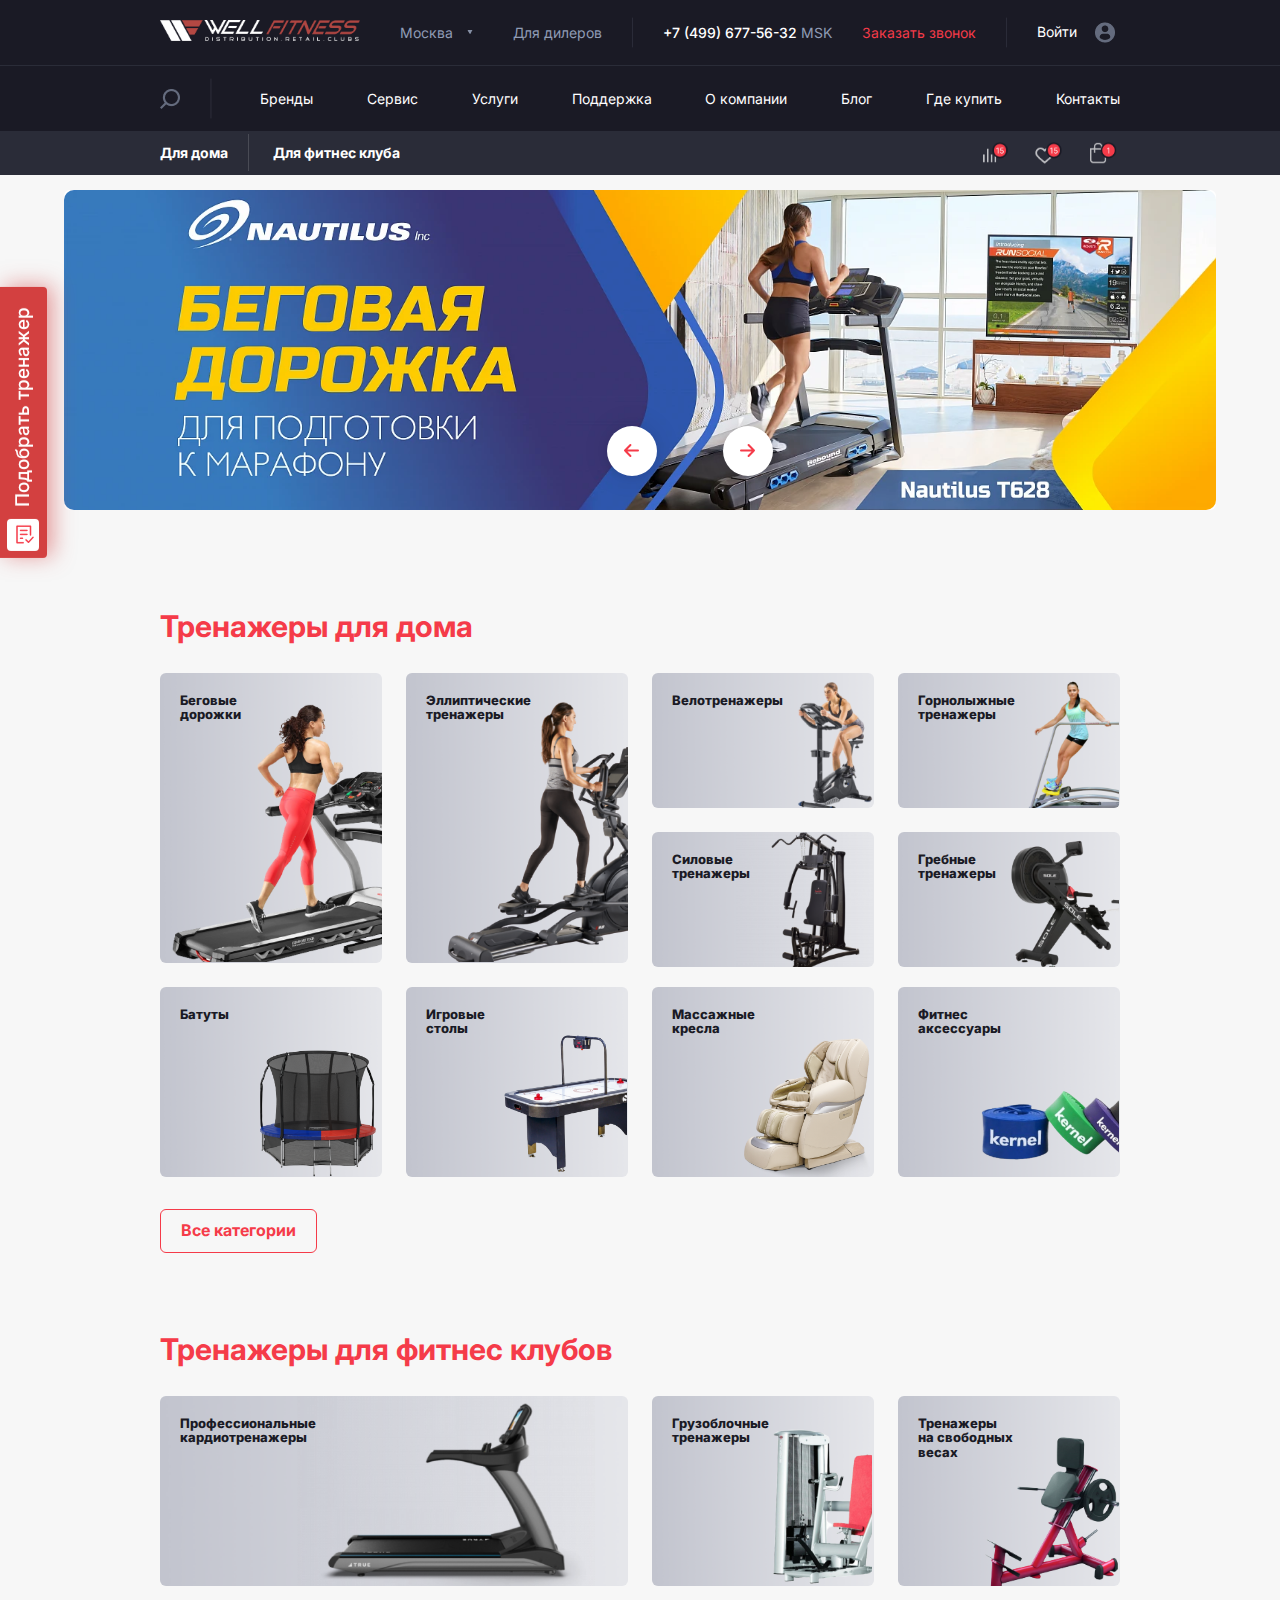
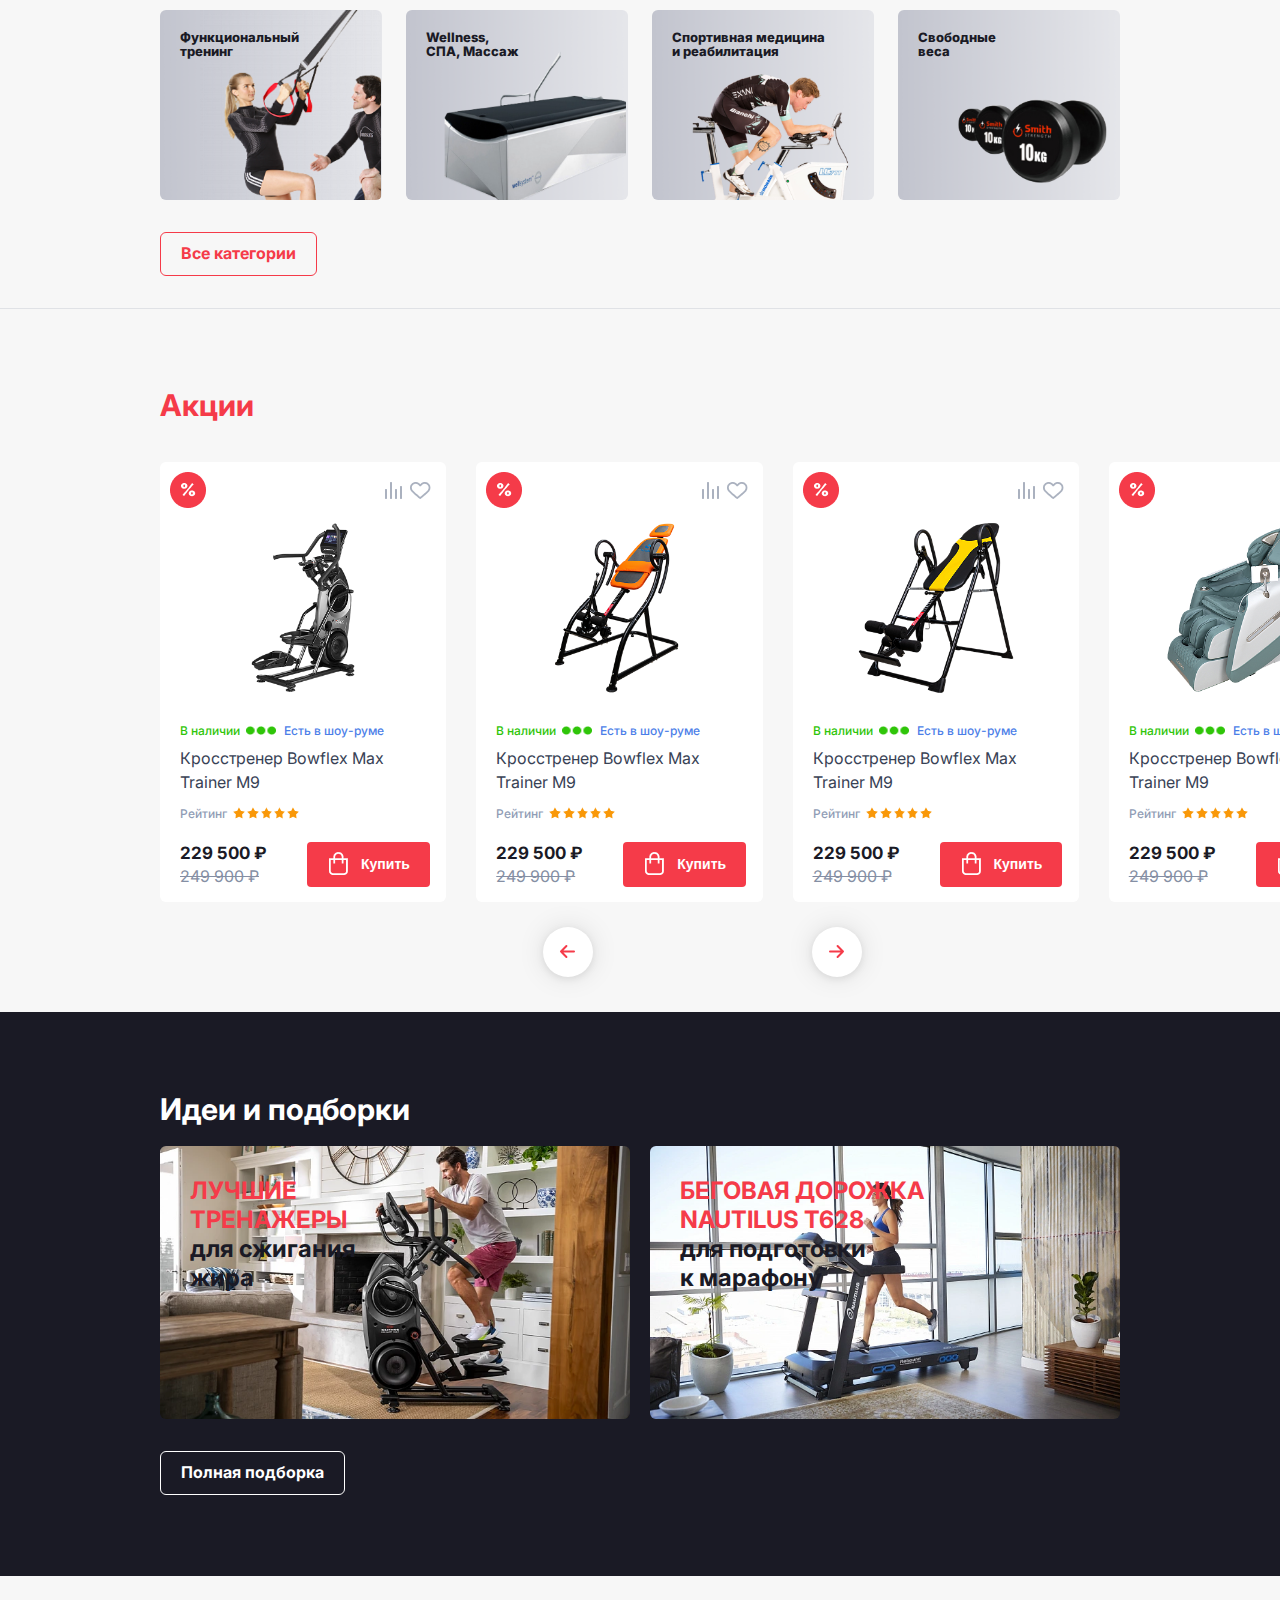
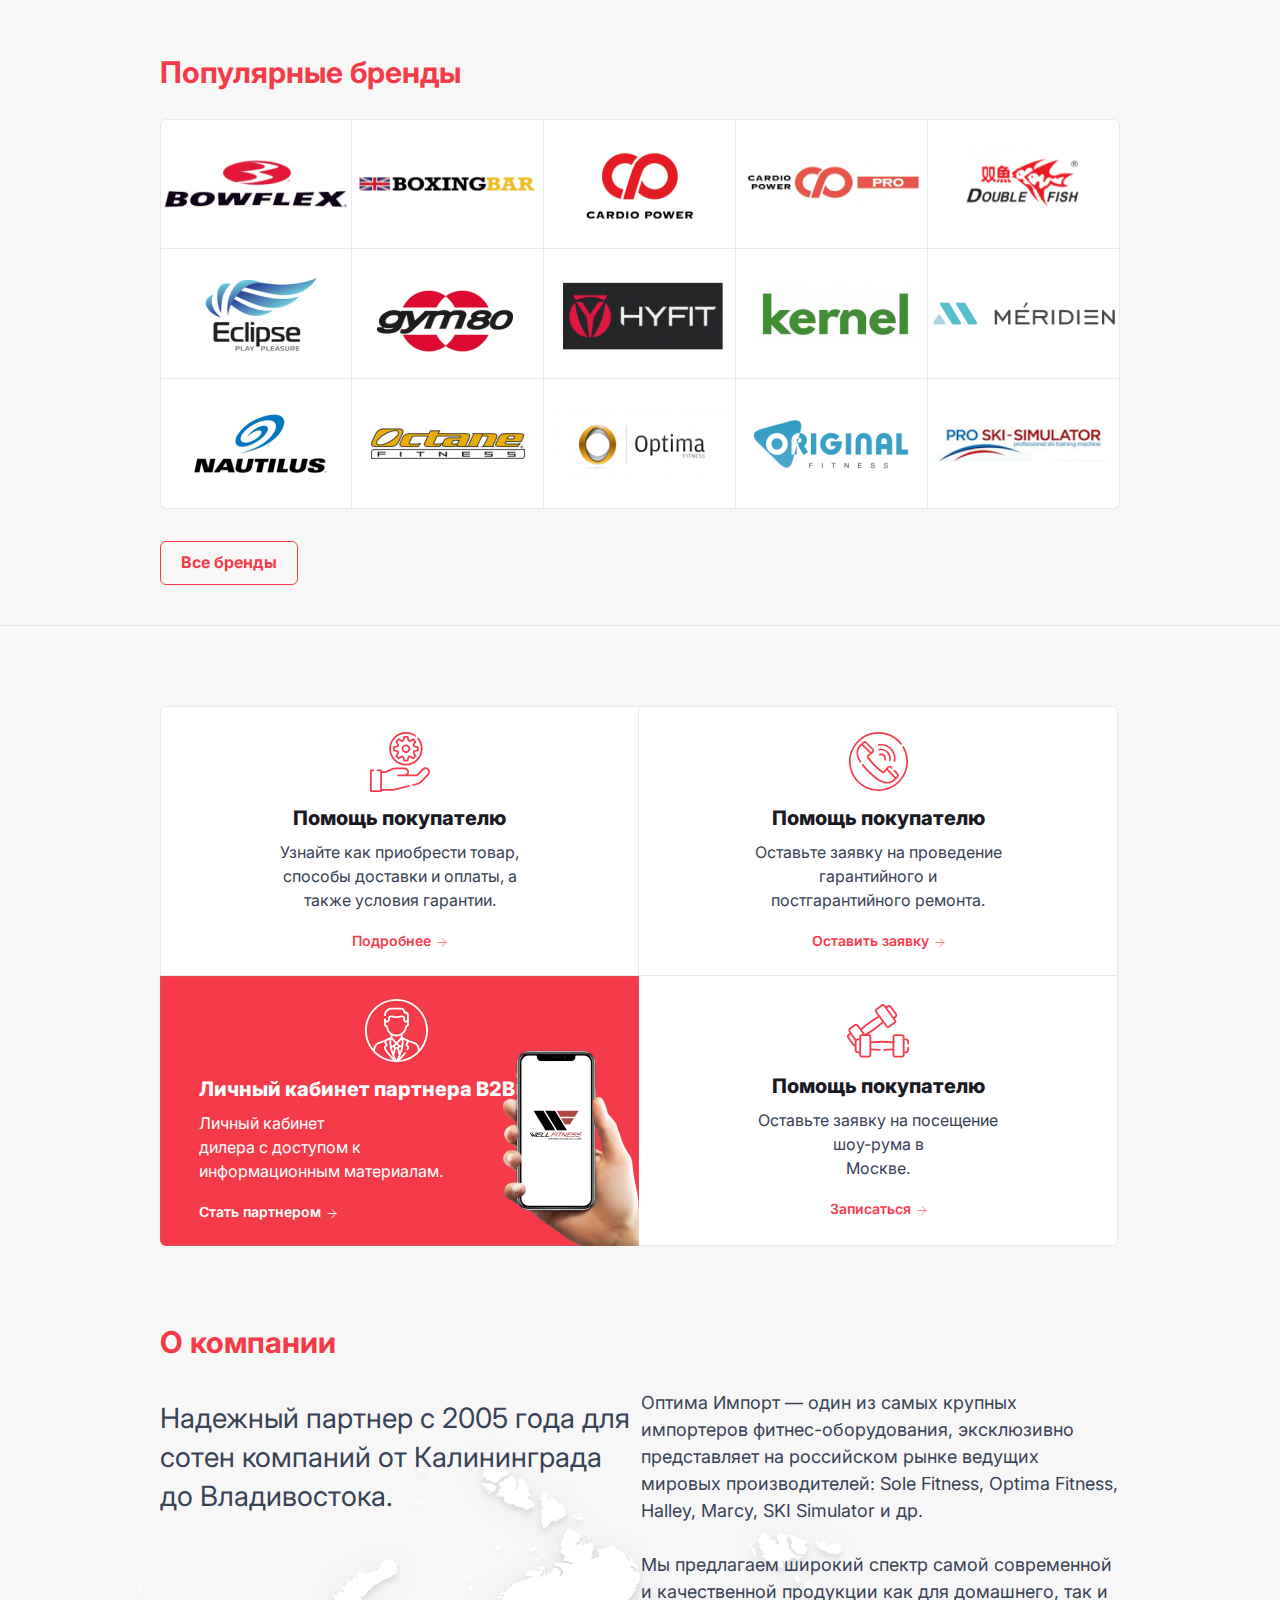
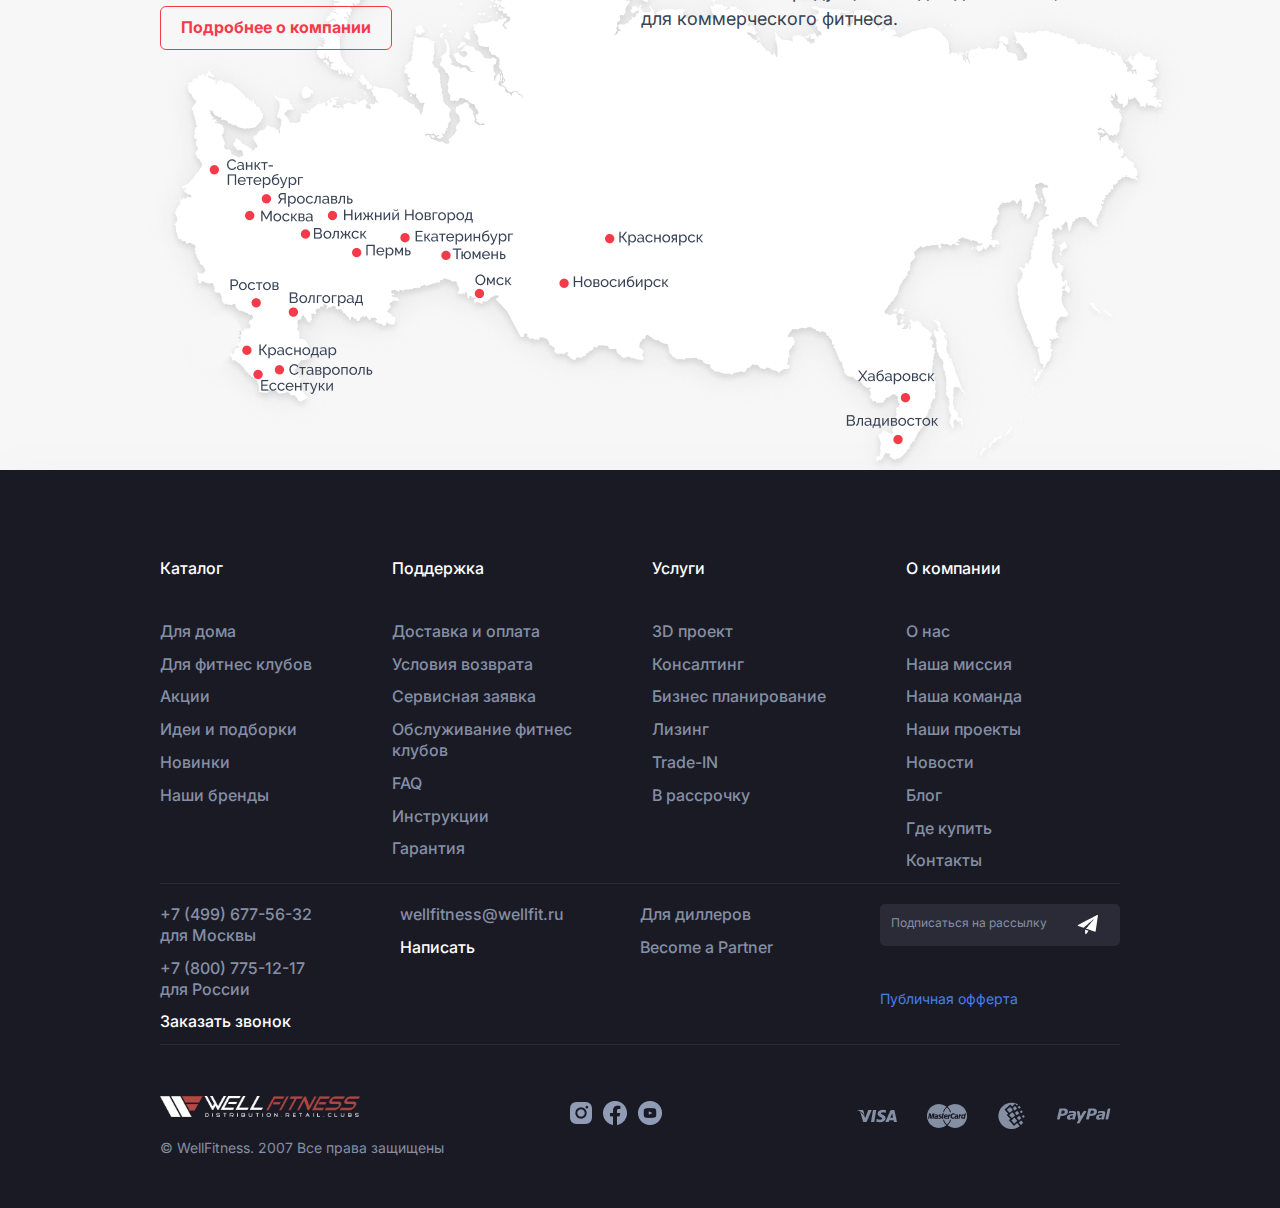
<file: index.html>
<!DOCTYPE html>
<html lang="en">
  <head>
    <meta charset="UTF-8" />
    <meta name="viewport" content="width=, initial-scale=1.0" />
    <title>WellFitness(Project)</title>
    <link rel="preconnect" href="https://fonts.googleapis.com" />
    <link rel="preconnect" href="https://fonts.gstatic.com" crossorigin />
    <link
      href="https://fonts.googleapis.com/css2?family=Inter:wght@400;500;600;700;800;900&display=swap"
      rel="stylesheet"
    />
    <link rel="stylesheet" href="owl/owl.carousel.min.css" />
    <link rel="stylesheet" href="owl/owl.theme.default.min.css" />
    <link rel="stylesheet" href="css/style.css" />
  </head>
  <body>
    <header>
      <div class="header1">
        <div class="container">
          <div class="header1-content">
            <a href="index.html"
              ><img class="main_logo" src="img/logo.png" alt="logotype"
            /></a>
            <div class="MenuLevel1">
              <div>
                <a href="#"
                  >Москва
                  <img class="moskva_img" src="img/Polygon 1.png" alt="strelka"
                /></a>
                <div class="MenuLevel2">
                  <div><a href="#">Санкт-Петербург</a></div>
                  <div><a href="#">Краснодар</a></div>
                  <div><a href="#">Казань</a></div>
                  <div><a href="#">Нижний Новгород</a></div>
                  <div><a href="#">Екатеринбург</a></div>
                  <div><a href="#">Челябинск</a></div>
                </div>
              </div>
            </div>
            <a href="#" class="for_dillers">Для дилеров</a>
            <a href="#" class="header_BTN1">Become a Partner</a>
            <img src="img/line.png" alt="line" class="header_line h_line1" />
            <a class="header_phone" href="+74996775632"
              >+7 (499) 677-56-32<span>MSK</span></a
            >
            <a href="#" class="header_call">Заказать звонок</a>
            <div class="burger">
              <a href="#" id="open"><img src="img/burger.png" alt="" /></a>
              <a href="#" id="close"><img src="img/burger 2.png" alt="" /></a>
            </div>
            <ul id="menu">
              <li><a href="">Бренды</a></li>
              <li><a href="">Сервис</a></li>
              <li><a href="Project.html">Услуги</a></li>
              <li><a href="">Поддержка</a></li>
              <li><a href="AboutUs.html">О компании</a></li>
              <li><a href="">Блог</a></li>
              <li><a href="">Где купить</a></li>
              <li><a href="">Контакты</a></li>
              <li>
                <a class="header_phone1" href="+74996775632"
                  >+7 (499) 677-56-32<span>MSK</span></a
                >
              </li>
              <li><a href="#" class="header_call1">Заказать звонок</a></li>
            </ul>
            <img src="img/line.png" alt="line" class="header_line" />

            <a href="#" class="login_href"
              >Войти <img class="voyti_img" src="img/Vhod.png" alt="Voyti" />
            </a>
          </div>
        </div>
      </div>
      <div class="header2">
        <div class="container">
          <div class="header2-content">
            <a href="#" class="header_BTN2">
              <img src="img/menu.png" alt="menu" class="btn2_img" />
              Каталог</a
            >
            <img src="img/Serch.png" alt="serch" class="header_serch" />
            <img src="img/line-big.png" alt="line" class="header_line-big" />
            <ul class="header_nav">
              <li><a href="">Бренды</a></li>
              <li><a href="">Сервис</a></li>
              <li><a href="Project.html">Услуги</a></li>
              <li><a href="">Поддержка</a></li>
              <li><a href="AboutUs.html">О компании</a></li>
              <li><a href="">Блог</a></li>
              <li><a href="">Где купить</a></li>
              <li><a href="">Контакты</a></li>
            </ul>
            <img src="img/serd1.png" class="serd1" />
          </div>
        </div>
      </div>
      <div class="header3">
        <div class="container">
          <div class="header3_content">
            <div>
              <a href="#">Для дома</a>
              <a href="#">Для фитнес клуба</a>
            </div>
            <div>
              <img src="img/serd1.png" class="serd2" />
              <img src="img/cart.png" class="cart1" />
            </div>
          </div>
        </div>
      </div>
      <a href="#" class="blik_button">
        <span><img src="img/banner/blic.svg" class="blik_button_svg" /></span>
        <span class="blik_button_text"> Подобрать тренажер</span>
      </a>
    </header>
    <section class="section_banner">
      <div class="owl-carousel" id="car2">
        <div class="item">
          <a href=""><div class="banner banner1"></div></a>
        </div>
        <div class="item"><div class="banner banner2"></div></div>
        <div class="item"><div class="banner banner3"></div></div>
        <div class="item"><div class="banner banner4"></div></div>
      </div>
    </section>
    <section class="catalog">
      <div class="container">
        <h2>Тренажеры для дома</h2>
        <div class="catalog_papa1">
          <a href="Card.html" class="catalog_a1">
            <div class="catalog_items1 catalog_item1">
              <h4>
                Беговые <br />
                дорожки
              </h4>
            </div>
          </a>
          <a href="#" class="catalog_a1">
            <div class="catalog_items1 catalog_item2">
              <h4>
                Эллиптические <br />
                тренажеры
              </h4>
            </div>
          </a>
          <div class="catalog_papa2">
            <a href="#" class="catalog_a1">
              <div class="catalog_items2 catalog_item3">
                <h4>Велотренажеры</h4>
              </div>
            </a>
            <a href="#" class="catalog_a1">
              <div class="catalog_items2 catalog_item4">
                <h4>
                  Горнолыжные<br />
                  тренажеры
                </h4>
              </div>
            </a>
            <a href="#" class="catalog_a1 mgt30">
              <div class="catalog_items2 catalog_item5">
                <h4>
                  Силовые<br />
                  тренажеры
                </h4>
              </div>
            </a>
            <a href="#" class="catalog_a1 mgt30">
              <div class="catalog_items2 catalog_item6">
                <h4>
                  Гребные<br />
                  тренажеры
                </h4>
              </div>
            </a>
          </div>
        </div>
        <div class="catalog_papa3">
          <a href="#" class="catalog_a1">
            <div class="catalog_items3 catalog_item7">
              <h4>Батуты</h4>
            </div>
          </a>
          <a href="#" class="catalog_a1">
            <div class="catalog_items3 catalog_item8">
              <h4>
                Игровые<br />
                столы
              </h4>
            </div>
          </a>
          <a href="#" class="catalog_a1">
            <div class="catalog_items3 catalog_item9">
              <h4>
                Массажные<br />
                кресла
              </h4>
            </div>
          </a>
          <a href="#" class="catalog_a1">
            <div class="catalog_items3 catalog_item10">
              <h4>
                Фитнес
                <br />
                аксессуары
              </h4>
            </div>
          </a>
        </div>
        <a href="#" class="catalog_btn2">Все категории</a>
        <h2 class="h2_32">Тренажеры для фитнес клубов</h2>
        <div class="catalog_papa3">
          <a href="CatalogFor.html" class="catalog_a1 a1_big">
            <div class="catalog_items4 catalog_item11">
              <h4>
                Профессиональные <br />
                кардиотренажеры
              </h4>
            </div>
          </a>
          <a href="#" class="catalog_a1">
            <div class="catalog_items3 catalog_item12">
              <h4>
                Грузоблочные <br />
                тренажеры
              </h4>
            </div>
          </a>
          <a href="#" class="catalog_a1">
            <div class="catalog_items3 catalog_item13">
              <h4>
                Тренажеры <br />
                на свободных <br />
                весах
              </h4>
            </div>
          </a>
          <a href="#" class="catalog_a1 mgt30">
            <div class="catalog_items3 catalog_item14">
              <h4>
                Функциональный <br />
                тренинг
              </h4>
            </div>
          </a>
          <a href="#" class="catalog_a1 mgt30">
            <div class="catalog_items3 catalog_item15">
              <h4>
                Wellness, <br />
                СПА, Массаж
              </h4>
            </div>
          </a>
          <a href="#" class="catalog_a1 mgt30">
            <div class="catalog_items3 catalog_item16">
              <h4>
                Спортивная медицина <br />
                и реабилитация
              </h4>
            </div>
          </a>
          <a href="#" class="catalog_a1 mgt30">
            <div class="catalog_items3 catalog_item17">
              <h4>
                Свободные <br />
                веса
              </h4>
            </div>
          </a>
          <a href="#" class="catalog_btn2 btn2_mt42">Все категории</a>
        </div>
      </div>
    </section>
    <section class="promotion">
      <hr noshade />

      <div class="container">
        <h2>Акции</h2>
        <div class="carousel-cont">
          <div class="owl-carousel car1">
            <div class="promo">
              <div class="promo_icons">
                <img src="img/Promo/percent.png" />
                <img src="img/Promo/ico_like.png" />
              </div>
              <img src="img/Promo/promo1.png" class="promo_img" />
              <div class="promo_discription">
                <span class="promo_nalichie">В наличии</span>
                <img class="promo_krygi" src="img/Promo/3kryg.png" />
                <span class="promo_show">Есть в шоу-руме</span>
              </div>
              <p class="promo_name">
                Кросстренер Bowflex Max <br />
                Trainer M9
              </p>
              <span class="promo_reyting">Рейтинг</span
              ><img src="img/Promo/5star.png" class="promo_stars" />
              <div class="promo_prise">
                <div>
                  <p>229 500 ₽</p>
                  <p>249 900 ₽</p>
                </div>
                <button>
                  <img src="img/Promo/korzina.png" alt="" /> Купить
                </button>
              </div>
            </div>
            <div class="promo">
              <div class="promo_icons">
                <img src="img/Promo/percent.png" />
                <img src="img/Promo/ico_like.png" />
              </div>
              <img src="img/Promo/promo2.png" class="promo_img" />
              <div class="promo_discription">
                <span class="promo_nalichie">В наличии</span>
                <img class="promo_krygi" src="img/Promo/3kryg.png" />
                <span class="promo_show">Есть в шоу-руме</span>
              </div>
              <p class="promo_name">
                Кросстренер Bowflex Max <br />
                Trainer M9
              </p>
              <span class="promo_reyting">Рейтинг</span
              ><img src="img/Promo/5star.png" class="promo_stars" />
              <div class="promo_prise">
                <div>
                  <p>229 500 ₽</p>
                  <p>249 900 ₽</p>
                </div>
                <button>
                  <img src="img/Promo/korzina.png" alt="" /> Купить
                </button>
              </div>
            </div>
            <div class="promo">
              <div class="promo_icons">
                <img src="img/Promo/percent.png" />
                <img src="img/Promo/ico_like.png" />
              </div>
              <img src="img/Promo/promo3.png" class="promo_img" />
              <div class="promo_discription">
                <span class="promo_nalichie">В наличии</span>
                <img class="promo_krygi" src="img/Promo/3kryg.png" />
                <span class="promo_show">Есть в шоу-руме</span>
              </div>
              <p class="promo_name">
                Кросстренер Bowflex Max <br />
                Trainer M9
              </p>
              <span class="promo_reyting">Рейтинг</span
              ><img src="img/Promo/5star.png" class="promo_stars" />
              <div class="promo_prise">
                <div>
                  <p>229 500 ₽</p>
                  <p>249 900 ₽</p>
                </div>
                <button>
                  <img src="img/Promo/korzina.png" alt="" /> Купить
                </button>
              </div>
            </div>
            <div class="promo">
              <div class="promo_icons">
                <img src="img/Promo/percent.png" />
                <img src="img/Promo/ico_like.png" />
              </div>
              <img src="img/Promo/promo4.png" class="promo_img" />
              <div class="promo_discription">
                <span class="promo_nalichie">В наличии</span>
                <img class="promo_krygi" src="img/Promo/3kryg.png" />
                <span class="promo_show">Есть в шоу-руме</span>
              </div>
              <p class="promo_name">
                Кросстренер Bowflex Max <br />
                Trainer M9
              </p>
              <span class="promo_reyting">Рейтинг</span
              ><img src="img/Promo/5star.png" class="promo_stars" />
              <div class="promo_prise">
                <div>
                  <p>229 500 ₽</p>
                  <p>249 900 ₽</p>
                </div>
                <button>
                  <img src="img/Promo/korzina.png" alt="" /> Купить
                </button>
              </div>
            </div>
            <div class="promo">
              <div class="promo_icons">
                <img src="img/Promo/percent.png" />
                <img src="img/Promo/ico_like.png" />
              </div>
              <img src="img/Promo/promo5.png" class="promo_img" />
              <div class="promo_discription">
                <span class="promo_nalichie">В наличии</span>
                <img class="promo_krygi" src="img/Promo/3kryg.png" />
                <span class="promo_show">Есть в шоу-руме</span>
              </div>
              <p class="promo_name">
                Кросстренер Bowflex Max <br />
                Trainer M9
              </p>
              <span class="promo_reyting">Рейтинг</span
              ><img src="img/Promo/5star.png" class="promo_stars" />
              <div class="promo_prise">
                <div>
                  <p>229 500 ₽</p>
                  <p>249 900 ₽</p>
                </div>
                <button>
                  <img src="img/Promo/korzina.png" alt="" /> Купить
                </button>
              </div>
            </div>
            <div class="promo">
              <div class="promo_icons">
                <img src="img/Promo/percent.png" />
                <img src="img/Promo/ico_like.png" />
              </div>
              <img src="img/Promo/promo6.png" class="promo_img" />
              <div class="promo_discription">
                <span class="promo_nalichie">В наличии</span>
                <img class="promo_krygi" src="img/Promo/3kryg.png" />
                <span class="promo_show">Есть в шоу-руме</span>
              </div>
              <p class="promo_name">
                Кросстренер Bowflex Max <br />
                Trainer M9
              </p>
              <span class="promo_reyting">Рейтинг</span
              ><img src="img/Promo/5star.png" class="promo_stars" />
              <div class="promo_prise">
                <div>
                  <p>229 500 ₽</p>
                  <p>249 900 ₽</p>
                </div>
                <button>
                  <img src="img/Promo/korzina.png" alt="" /> Купить
                </button>
              </div>
            </div>
            <div class="promo">
              <div class="promo_icons">
                <img src="img/Promo/percent.png" />
                <img src="img/Promo/ico_like.png" />
              </div>
              <img src="img/Promo/promo7.png" class="promo_img" />
              <div class="promo_discription">
                <span class="promo_nalichie">В наличии</span>
                <img class="promo_krygi" src="img/Promo/3kryg.png" />
                <span class="promo_show">Есть в шоу-руме</span>
              </div>
              <p class="promo_name">
                Кросстренер Bowflex Max <br />
                Trainer M9
              </p>
              <span class="promo_reyting">Рейтинг</span
              ><img src="img/Promo/5star.png" class="promo_stars" />
              <div class="promo_prise">
                <div>
                  <p>229 500 ₽</p>
                  <p>249 900 ₽</p>
                </div>
                <button>
                  <img src="img/Promo/korzina.png" alt="" /> Купить
                </button>
              </div>
            </div>
            <div class="promo">
              <div class="promo_icons">
                <img src="img/Promo/percent.png" />
                <img src="img/Promo/ico_like.png" />
              </div>
              <img src="img/Promo/promo8.png" class="promo_img" />
              <div class="promo_discription">
                <span class="promo_nalichie">В наличии</span>
                <img class="promo_krygi" src="img/Promo/3kryg.png" />
                <span class="promo_show">Есть в шоу-руме</span>
              </div>
              <p class="promo_name">
                Кросстренер Bowflex Max <br />
                Trainer M9
              </p>
              <span class="promo_reyting">Рейтинг</span
              ><img src="img/Promo/5star.png" class="promo_stars" />
              <div class="promo_prise">
                <div>
                  <p>229 500 ₽</p>
                  <p>249 900 ₽</p>
                </div>
                <button>
                  <img src="img/Promo/korzina.png" alt="" /> Купить
                </button>
              </div>
            </div>
            <div class="promo">
              <div class="promo_icons">
                <img src="img/Promo/percent.png" />
                <img src="img/Promo/ico_like.png" />
              </div>
              <img src="img/Promo/promo9.png" class="promo_img" />
              <div class="promo_discription">
                <span class="promo_nalichie">В наличии</span>
                <img class="promo_krygi" src="img/Promo/3kryg.png" />
                <span class="promo_show">Есть в шоу-руме</span>
              </div>
              <p class="promo_name">
                Кросстренер Bowflex Max <br />
                Trainer M9
              </p>
              <span class="promo_reyting">Рейтинг</span
              ><img src="img/Promo/5star.png" class="promo_stars" />
              <div class="promo_prise">
                <div>
                  <p>229 500 ₽</p>
                  <p>249 900 ₽</p>
                </div>
                <button>
                  <img src="img/Promo/korzina.png" alt="" /> Купить
                </button>
              </div>
            </div>
            <div class="promo">
              <div class="promo_icons">
                <img src="img/Promo/percent.png" />
                <img src="img/Promo/ico_like.png" />
              </div>
              <img src="img/Promo/promo10.png" class="promo_img" />
              <div class="promo_discription">
                <span class="promo_nalichie">В наличии</span>
                <img class="promo_krygi" src="img/Promo/3kryg.png" />
                <span class="promo_show">Есть в шоу-руме</span>
              </div>
              <p class="promo_name">
                Кросстренер Bowflex Max <br />
                Trainer M9
              </p>
              <span class="promo_reyting">Рейтинг</span
              ><img src="img/Promo/5star.png" class="promo_stars" />
              <div class="promo_prise">
                <div>
                  <p>229 500 ₽</p>
                  <p>249 900 ₽</p>
                </div>
                <button>
                  <img src="img/Promo/korzina.png" alt="" /> Купить
                </button>
              </div>
            </div>
          </div>
        </div>
      </div>
    </section>
    <section class="brands">
      <div class="ideas">
        <div class="container">
          <h2>Идеи и подборки</h2>
          <div class="ideas_baner">
            <a href="#">
              <div class="ideas_baner1">
                <p>
                  ЛУЧШИЕ <br />
                  ТРЕНАЖЕРЫ
                </p>
                <p>
                  для сжигания <br />
                  жира
                </p>
              </div>
            </a>
            <a href="Card.html">
              <div class="ideas_baner2">
                <p>
                  Беговая дорожка <br />
                  Nautilus T628
                </p>
                <p>
                  для подготовки <br />
                  к марафону
                </p>
              </div>
            </a>
          </div>
          <a href="#" class="btn_ideas">Полная подборка</a>
        </div>
      </div>
      <div class="container">
        <h2>Популярные бренды</h2>
        <div class="brands_list">
          <a href="#"><img src="img/brands/brand1.png" alt="" /></a>
          <a href="#"><img src="img/brands/brand2.png" alt="" /></a>
          <a href="#"><img src="img/brands/brand3.png" alt="" /></a>
          <a href="#"><img src="img/brands/brand4.png" alt="" /></a>
          <a href="#"><img src="img/brands/brand5.png" alt="" /></a>
          <a href="#"><img src="img/brands/brand6.png" alt="" /></a>
          <a href="#"><img src="img/brands/brand7.png" alt="" /></a>
          <a href="#"><img src="img/brands/brand8.png" alt="" /></a>
          <a href="#"><img src="img/brands/brand9.png" alt="" /></a>
          <a href="#"><img src="img/brands/brand10.png" alt="" /></a>
          <a href="Card.html"><img src="img/brands/brand11.png" alt="" /></a>
          <a href="#"><img src="img/brands/brand12.png" alt="" /></a>
          <a href="#"><img src="img/brands/brand13.png" alt="" /></a>
          <a href="#"><img src="img/brands/brand14.png" alt="" /></a>
          <a href="#"><img src="img/brands/brand15.png" alt="" /></a>
        </div>
        <a href="#" class="catalog_btn2 btn2brands">Все бренды</a>
      </div>
    </section>
    <section class="about_company">
      <hr noshade />
      <div class="container">
        <div class="about_up">
          <div class="about_up_items">
            <img src="img/about/hand1.svg" alt="" />
            <h5>Помощь покупателю</h5>
            <p>
              Узнайте как приобрести товар, <br />
              способы доставки и оплаты, а <br />
              также условия гарантии.
            </p>
            <a href=""
              >Подробнее
              <img src="img/about/strelka-red.svg" class="about_a_svg" />
            </a>
          </div>
          <div class="about_up_items">
            <img src="img/about/phone.svg" alt="" />
            <h5>Помощь покупателю</h5>
            <p>
              Оставьте заявку на проведение <br />
              гарантийного и <br />
              постгарантийного ремонта.
            </p>
            <a href=""
              >Оставить заявку
              <img src="img/about/strelka-red.svg" class="about_a_svg"
            /></a>
          </div>
          <div class="about_up_items_red">
            <img src="img/about/belaya3.svg" class="about_a_svg_w" />
            <h5>
              Личный кабинет <br class="br_cabinet" />
              партнера B2B
            </h5>
            <p>
              Личный кабинет <br />
              дилера с доступом к <br />
              информационным <br class="br_cabinet" />
              материалам.
            </p>
            <a href=""
              >Стать партнером
              <img src="img/about/strelka.svg" class="about_a_svg"
            /></a>
            <img src="img/about/telephone.png" class="about_a_telephone" />
          </div>
          <div class="about_up_items">
            <img src="img/about/gantel4.svg" alt="" />
            <h5>Помощь покупателю</h5>
            <p>
              Оставьте заявку на посещение <br />
              шоу-рума в <br />
              Москве.
            </p>
            <a href=""
              >Записаться
              <img src="img/about/strelka-red.svg" class="about_a_svg"
            /></a>
          </div>
        </div>
        <h2>О компании</h2>
        <div class="about_down">
          <h3 class="about_down1">
            Надежный партнер с 2005 года для сотен компаний от Калининграда
            до Владивостока.
          </h3>
          <p class="about_down1">
            Оптима Импорт — один из самых крупных импортеров
            фитнес-оборудования, эксклюзивно представляет на российском рынке
            ведущих мировых производителей: Sole Fitness, Optima Fitness,
            Halley, Marcy, SKI Simulator и др. <br />
            <br />
            Мы предлагаем широкий спектр самой современной и качественной
            продукции как для домашнего, так и для коммерческого фитнеса.
          </p>
        </div>
        <a href="AboutUs.html" class="catalog_btn2 about_btn"
          >Подробнее о компании</a
        >
      </div>
    </section>
    <footer>
      <div class="container">
        <div class="footer_up">
          <ul>
            <li><h5>Каталог</h5></li>
            <li><a href="">Для дома</a></li>
            <li><a href="">Для фитнес клубов</a></li>
            <li><a href="">Акции</a></li>
            <li><a href="">Идеи и подборки</a></li>
            <li><a href="">Новинки</a></li>
            <li><a href="">Наши бренды</a></li>
          </ul>
          <ul>
            <li><h5>Поддержка</h5></li>
            <li><a href="">Доставка и оплата</a></li>
            <li><a href="">Условия возврата</a></li>
            <li><a href="">Сервисная заявка</a></li>
            <li>
              <a href=""
                >Обслуживание фитнес<br />
                клубов</a
              >
            </li>
            <li><a href="">FAQ</a></li>
            <li><a href="">Инструкции</a></li>
            <li><a href="">Гарантия</a></li>
          </ul>
          <ul>
            <li><h5>Услуги</h5></li>
            <li><a href="Project.html">3D проект</a></li>
            <li><a href="">Консалтинг</a></li>
            <li><a href="">Бизнес планирование </a></li>
            <li><a href="">Лизинг</a></li>
            <li><a href="">Trade-IN</a></li>
            <li><a href="">В рассрочку</a></li>
          </ul>
          <ul>
            <li><h5>О компании</h5></li>
            <li><a href="AboutUs.html">О нас</a></li>
            <li><a href="">Наша миссия </a></li>
            <li><a href="">Наша команда </a></li>
            <li><a href="Project.html">Наши проекты</a></li>
            <li><a href="">Новости</a></li>
            <li><a href="">Блог</a></li>
            <li><a href="">Где купить</a></li>
            <li><a href="">Контакты</a></li>
          </ul>
          <ul class="footer_up_right">
            <li>
              <a class="footer_up_btn">
                Подписаться на рассылку<img
                  src="img/Footer/rassylka.png"
                  alt=""
                />
              </a>
            </li>
            <li>
              <a href="tel:+74996775632" class="footer_phone"
                >+7 (499) 677-56-32 для Москвы
              </a>
            </li>
            <li>
              <a href="tel:+78007751217" class="footer_phone"
                >+7 (800) 775-12-17 для России</a
              >
            </li>
            <li>
              <a href="#"><span>Заказать звонок</span></a>
            </li>
            <li class="footer_mail"><a href="#">wellfitness@wellfit.ru</a></li>
            <li>
              <a href="#"><span>Написать</span></a>
            </li>
            <li class="politic_up">
              <a href="#">Политика конфиденциальности</a>
            </li>
            <li class="politic_down"><a href="#">Публичная офферта</a></li>
          </ul>
        </div>
        <ul class="footer_up_right2">
          <li>
            <a href="tel:+74996775632"
              >+7 (499) 677-56-32 <br class="phone_br" />
              для Москвы
            </a>
            <br />
            <a href="tel:+78007751217"
              >+7 (800) 775-12-17 <br class="phone_br" />
              для России</a
            >
            <br />
            <a href="#"><span>Заказать звонок</span></a>
          </li>

          <li>
            <a href="#">wellfitness@wellfit.ru</a> <br />
            <a href="#"><span>Написать</span></a>
          </li>
          <li>
            <a href="#">Для диллеров</a> <br />
            <a href="#">Become a Partner</a>
          </li>

          <li>
            <a class="footer_up_btn">
              Подписаться на рассылку<img src="img/Footer/rassylka.png" />
            </a>

            <a href="#" class="oferta22">Публичная офферта</a>
          </li>
        </ul>
        <div class="footer_down">
          <div class="logo_div">
            <a href="index.html"
              ><img src="img/logo.png" class="footer_logo"
            /></a>
            <p>© WellFitness. 2007 Все права защищены</p>
          </div>
          <div class="social">
            <a href=""><img src="img/Footer/insta.png" alt="insta" /></a>
            <a href=""><img src="img/Footer/fasebook.png" alt="face" /></a>
            <a href=""><img src="img/Footer/youtube.png" alt="youtube" /></a>
          </div>
          <div class="footer_down_btns">
            <a href="#" class="header_BTN1 foot_btn1">Become a Partner</a>
            <a href="#" class="foot_btn2">Для дилеров</a>
          </div>
          <div class="pay_system">
            <img src="img/Footer/pay_system.png" alt="master" />
          </div>
          <div class="logo2_div">
            <a href="index.html"
              ><img src="img/logo.png" class="footer_logo"
            /></a>
            <p>© WellFitness. 2007 Все права защищены</p>
          </div>
        </div>
      </div>
    </footer>
    <script src="owl/jquery.js"></script>
    <script src="owl/owl.carousel.min.js"></script>
    <script src="owl/script.js"></script>
    <script src="js/script.js"></script>
  </body>
</html>
</file>
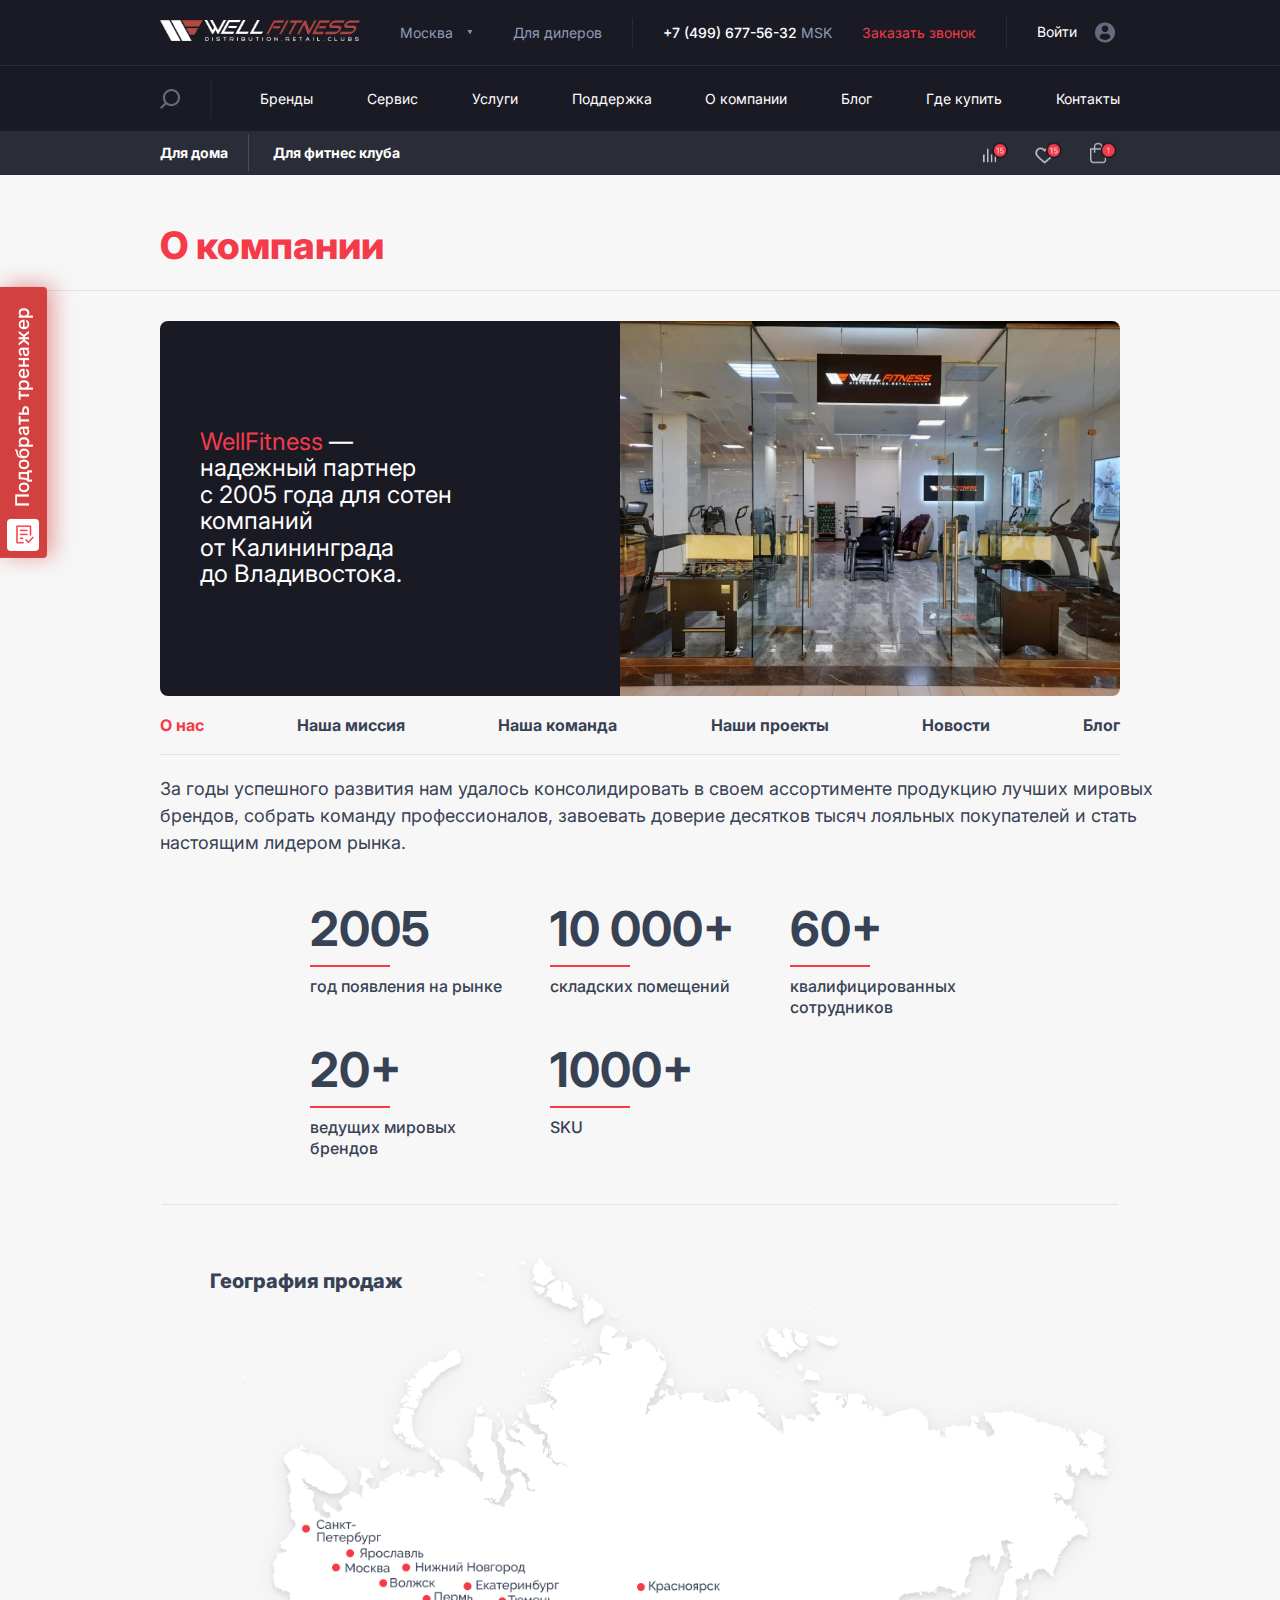
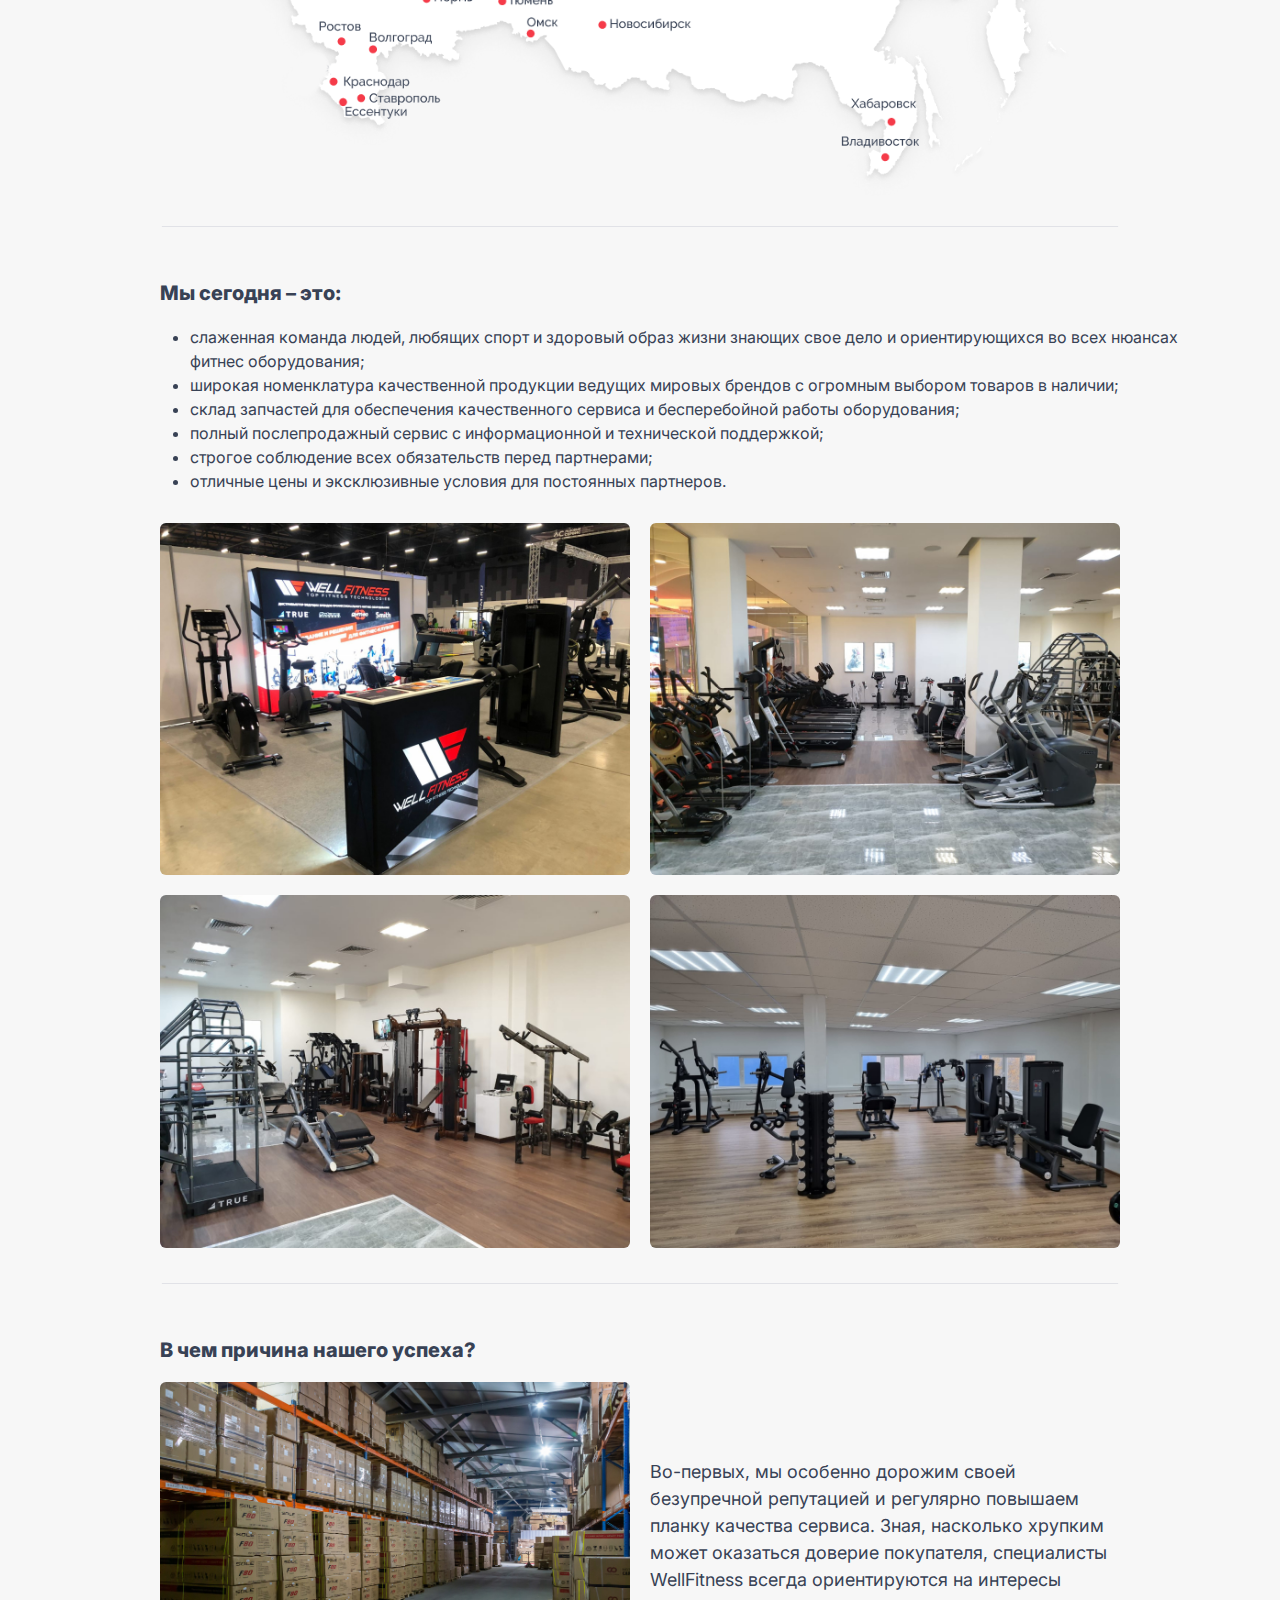
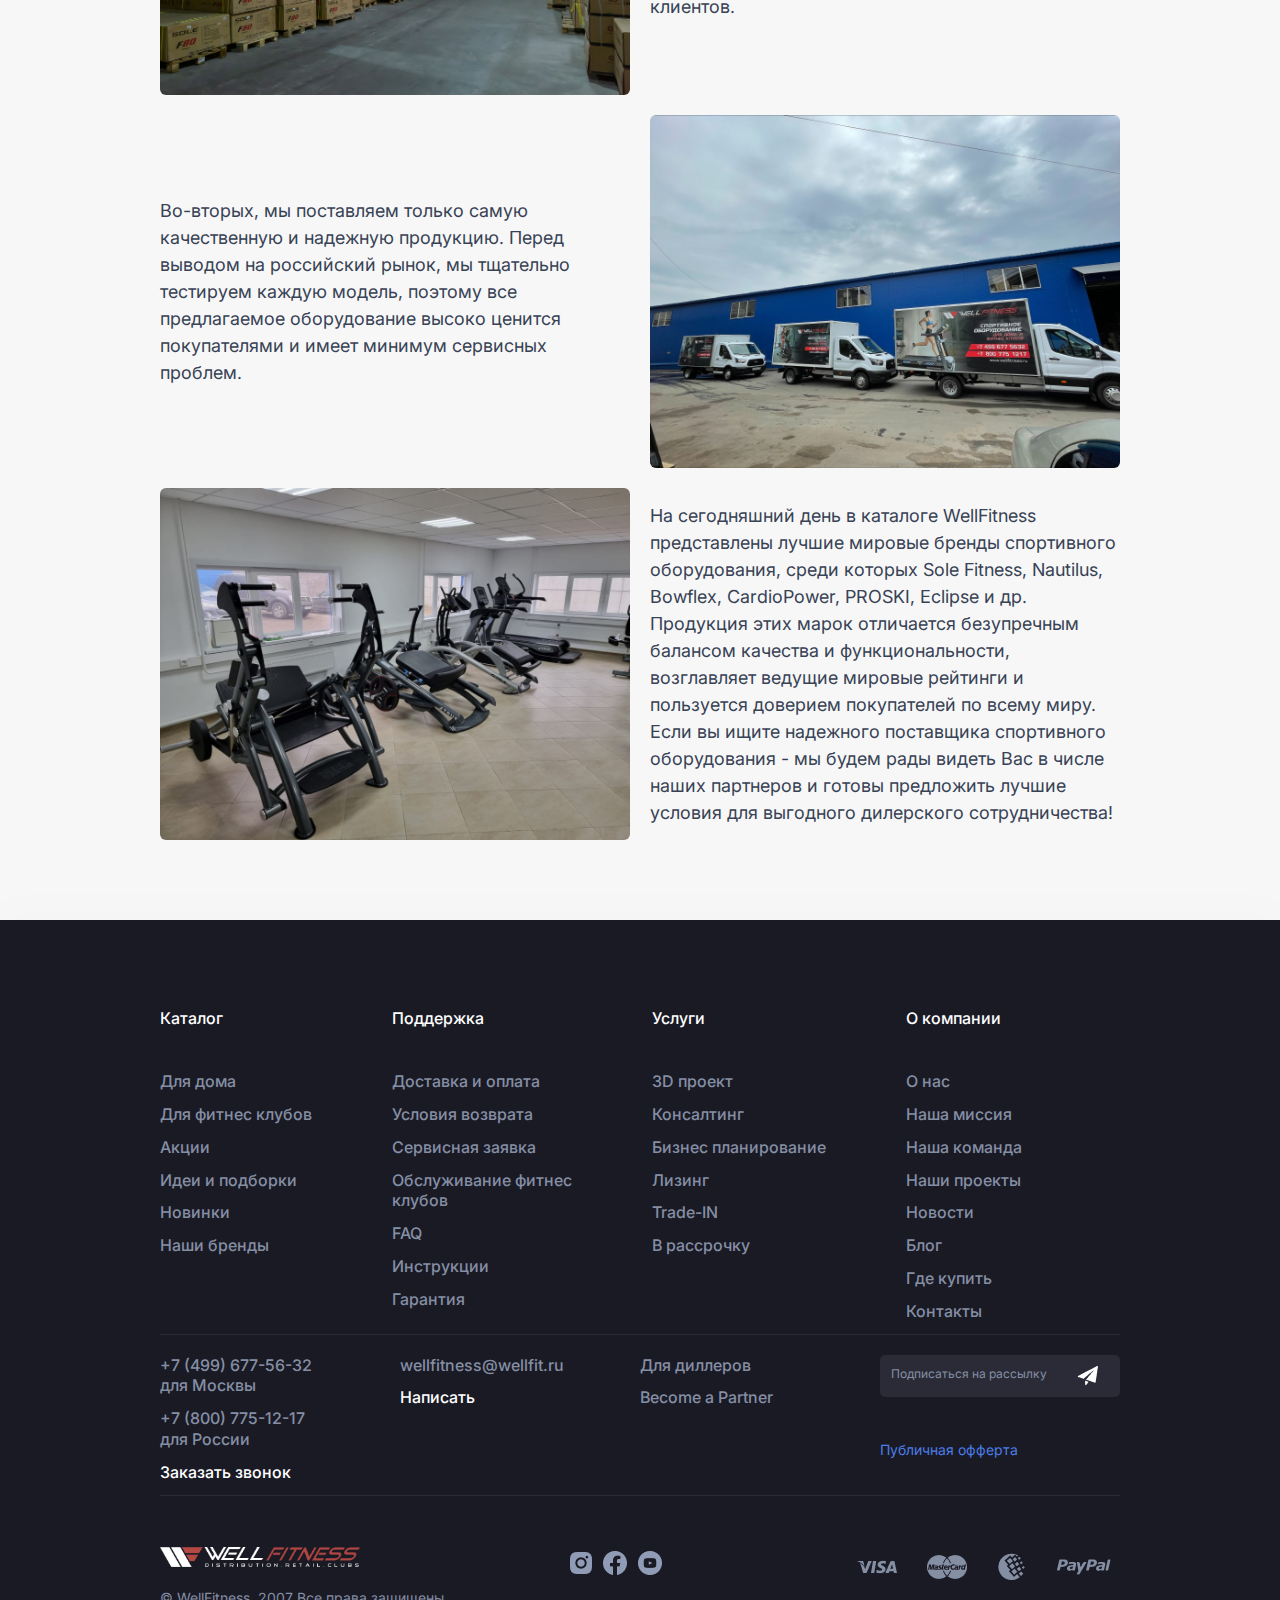
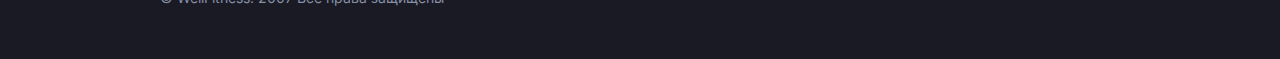
<file: AboutUs.html>
<!DOCTYPE html>
<html lang="en">
  <head>
    <meta charset="UTF-8" />
    <meta name="viewport" content="width=, initial-scale=1.0" />
    <title>About Us/</title>
    <link rel="preconnect" href="https://fonts.googleapis.com" />
    <link rel="preconnect" href="https://fonts.gstatic.com" crossorigin />
    <link
      href="https://fonts.googleapis.com/css2?family=Inter:wght@400;500;600;700;800;900&display=swap"
      rel="stylesheet"
    />
    <link rel="stylesheet" href="css/style.css" />
  </head>
  <body>
    <header>
      <div class="header1">
        <div class="container">
          <div class="header1-content">
            <a href="index.html"
              ><img class="main_logo" src="img/logo.png" alt="logotype"
            /></a>
            <div class="MenuLevel1">
              <div>
                <a href="#"
                  >Москва
                  <img class="moskva_img" src="img/Polygon 1.png" alt="strelka"
                /></a>
                <div class="MenuLevel2">
                  <div><a href="#">Санкт-Петербург</a></div>
                  <div><a href="#">Краснодар</a></div>
                  <div><a href="#">Казань</a></div>
                  <div><a href="#">Нижний Новгород</a></div>
                  <div><a href="#">Екатеринбург</a></div>
                  <div><a href="#">Челябинск</a></div>
                </div>
              </div>
            </div>
            <a href="#" class="for_dillers">Для дилеров</a>
            <a href="#" class="header_BTN1">Become a Partner</a>
            <img src="img/line.png" alt="line" class="header_line h_line1" />
            <a class="header_phone" href="+74996775632"
              >+7 (499) 677-56-32<span>MSK</span></a
            >
            <a href="#" class="header_call">Заказать звонок</a>
            <div class="burger">
              <a href="#" id="open"><img src="img/burger.png" alt="" /></a>
              <a href="#" id="close"><img src="img/burger 2.png" alt="" /></a>
            </div>
            <ul id="menu">
              <li><a href="">Бренды</a></li>
              <li><a href="">Сервис</a></li>
              <li><a href="Project.html">Услуги</a></li>
              <li><a href="">Поддержка</a></li>
              <li><a href="AboutUs.html">О компании</a></li>
              <li><a href="">Блог</a></li>
              <li><a href="">Где купить</a></li>
              <li><a href="">Контакты</a></li>
              <li>
                <a class="header_phone1" href="+74996775632"
                  >+7 (499) 677-56-32<span>MSK</span></a
                >
              </li>
              <li><a href="#" class="header_call1">Заказать звонок</a></li>
            </ul>
            <img src="img/line.png" alt="line" class="header_line" />

            <a href="#" class="login_href"
              >Войти <img class="voyti_img" src="img/Vhod.png" alt="Voyti" />
            </a>
          </div>
        </div>
      </div>
      <div class="header2">
        <div class="container">
          <div class="header2-content">
            <a href="#" class="header_BTN2">
              <img src="img/menu.png" alt="menu" class="btn2_img" />
              Каталог</a
            >
            <img src="img/Serch.png" alt="serch" class="header_serch" />
            <img src="img/line-big.png" alt="line" class="header_line-big" />
            <ul class="header_nav">
              <li><a href="">Бренды</a></li>
              <li><a href="">Сервис</a></li>
              <li><a href="Project.html">Услуги</a></li>
              <li><a href="">Поддержка</a></li>
              <li><a href="AboutUs.html">О компании</a></li>
              <li><a href="">Блог</a></li>
              <li><a href="">Где купить</a></li>
              <li><a href="">Контакты</a></li>
            </ul>
            <img src="img/serd1.png" class="serd1" />
          </div>
        </div>
      </div>
      <div class="header3">
        <div class="container">
          <div class="header3_content">
            <div>
              <a href="#">Для дома</a>
              <a href="#">Для фитнес клуба</a>
            </div>
            <div>
              <img src="img/serd1.png" class="serd2" />
              <img src="img/cart.png" class="cart1" />
            </div>
          </div>
        </div>
      </div>
      <a href="#" class="blik_button">
        <span><img src="img/banner/blic.svg" class="blik_button_svg" /></span>
        <span class="blik_button_text"> Подобрать тренажер</span>
      </a>
    </header>
    <section class="about_us">
      <div class="container">
        <h1>О компании</h1>
      </div>
      <hr noshade />
      <div class="container">
        <div class="au_banner">
          <div>
            <h3>
              <span>WellFitness</span> — <br />
              надежный партнер <br />
              с 2005 года для сотен <br />
              компаний <br />
              от Калининграда <br />
              до Владивостока.
            </h3>
          </div>
          <div>
            <img src="img/About-Pages/about_baner1.webp" alt="банер" />
          </div>
        </div>
        <ul class="au_menu au_menu2">
          <li><a href="">О нас </a></li>
          <li><a href="">Наша миссия</a></li>
          <li><a href="">Наша команда </a></li>
          <li><a href="">Наши проекты</a></li>
          <li><a href="">Новости</a></li>
          <li><a href="">Блог</a></li>
        </ul>
        <div class="au_includ">
          <ul class="au_menu">
            <li><a href="">О нас </a></li>
            <li><a href="">Наша миссия</a></li>
            <li><a href="">Наша команда </a></li>
            <li><a href="">Наши проекты</a></li>
            <li><a href="">Новости</a></li>
            <li><a href="">Блог</a></li>
          </ul>
          <div class="au_content">
            <p class="au_content_p">
              За годы успешного развития нам удалось консолидировать в своем
              ассортименте продукцию лучших мировых брендов, собрать команду
              профессионалов, завоевать доверие десятков тысяч лояльных
              покупателей и стать настоящим лидером рынка.
            </p>
            <ul class="au_desigion_list">
              <li>
                <span>2005</span>
                <img src="img/About-Pages/red_line.svg" alt="" />
                <p>год появления на рынке</p>
              </li>
              <li>
                <span>10 000+</span>
                <img src="img/About-Pages/red_line.svg" alt="" />
                <p>складских помещений</p>
              </li>
              <li>
                <span>60+</span>
                <img src="img/About-Pages/red_line.svg" alt="" />
                <p>квалифицированных сотрудников</p>
              </li>
              <li>
                <span>20+</span>
                <img src="img/About-Pages/red_line.svg" alt="" />
                <p>ведущих мировых брендов</p>
              </li>
              <li>
                <span>1000+</span>
                <img src="img/About-Pages/red_line.svg" alt="" />
                <p>SKU</p>
              </li>
            </ul>
            <img
              src="img/About-Pages/grey_line.svg"
              class="au_grey_line line222"
            />
            <div class="au_geo">
              <h3>География продаж</h3>
            </div>
            <img src="img/About-Pages/grey_line.svg" class="au_grey_line" />
            <div class="au_mi_segodnya">
              <h3>Мы сегодня – это:</h3>
              <ul class="au_mi_segodnya_list">
                <li>
                  слаженная команда людей, любящих спорт и здоровый образ жизни
                  знающих свое дело и ориентирующихся во всех нюансах фитнес
                  оборудования;
                </li>
                <li>
                  широкая номенклатура качественной продукции ведущих мировых
                  брендов с огромным выбором товаров в наличии;
                </li>
                <li>
                  склад запчастей для обеспечения качественного сервиса и
                  бесперебойной работы оборудования;
                </li>
                <li>
                  полный послепродажный сервис с информационной и технической
                  поддержкой;
                </li>
                <li>строгое соблюдение всех обязательств перед партнерами;</li>
                <li>
                  отличные цены и эксклюзивные условия для постоянных партнеров.
                </li>
              </ul>
              <div class="au_photo">
                <img src="img/About-Pages/photo1.jpeg" alt="" />
                <img src="img/About-Pages/photo2.jpg" alt="" />
                <img src="img/About-Pages/photo3.jpg" alt="" />
                <img src="img/About-Pages/photo4.jpeg" alt="" />
              </div>
              <img src="img/About-Pages/grey_line.svg" class="au_grey_line" />
              <h3>В чем причина нашего успеха?</h3>
              <div class="au_the-reason">
                <div><img src="img/About-Pages/photo5.jpg" alt="" /></div>
                <div>
                  <p>
                    Во-первых, мы особенно дорожим своей безупречной репутацией
                    и регулярно повышаем планку качества сервиса. Зная,
                    насколько хрупким может оказаться доверие покупателя,
                    специалисты WellFitness всегда ориентируются на интересы
                    клиентов.
                  </p>
                </div>
                <div>
                  <p>
                    Во-вторых, мы поставляем только самую качественную и
                    надежную продукцию. Перед выводом на российский рынок, мы
                    тщательно тестируем каждую модель, поэтому все предлагаемое
                    оборудование высоко ценится покупателями и имеет минимум
                    сервисных проблем.
                  </p>
                </div>
                <div><img src="img/About-Pages/photo6.jpg" alt="" /></div>
                <div><img src="img/About-Pages/photo7.jpeg" alt="" /></div>
                <div>
                  <p>
                    На сегодняшний день в каталоге WellFitness представлены
                    лучшие мировые бренды спортивного оборудования, среди
                    которых Sole Fitness, Nautilus, Bowflex, CardioPower,
                    PROSKI, Eclipse и др. Продукция этих марок отличается
                    безупречным балансом качества и функциональности,
                    возглавляет ведущие мировые рейтинги и пользуется доверием
                    покупателей по всему миру. Если вы ищите надежного
                    поставщика спортивного оборудования - мы будем рады видеть
                    Вас в числе наших партнеров и готовы предложить лучшие
                    условия для выгодного дилерского сотрудничества!
                  </p>
                </div>
              </div>
            </div>
          </div>
        </div>
      </div>
    </section>
    <footer class="about_us_footer">
      <div class="container">
        <div class="footer_up">
          <ul>
            <li><h5>Каталог</h5></li>
            <li><a href="">Для дома</a></li>
            <li><a href="">Для фитнес клубов</a></li>
            <li><a href="">Акции</a></li>
            <li><a href="">Идеи и подборки</a></li>
            <li><a href="">Новинки</a></li>
            <li><a href="">Наши бренды</a></li>
          </ul>
          <ul>
            <li><h5>Поддержка</h5></li>
            <li><a href="">Доставка и оплата</a></li>
            <li><a href="">Условия возврата</a></li>
            <li><a href="">Сервисная заявка</a></li>
            <li>
              <a href=""
                >Обслуживание фитнес<br />
                клубов</a
              >
            </li>
            <li><a href="">FAQ</a></li>
            <li><a href="">Инструкции</a></li>
            <li><a href="">Гарантия</a></li>
          </ul>
          <ul>
            <li><h5>Услуги</h5></li>
            <li><a href="Project.html">3D проект</a></li>
            <li><a href="">Консалтинг</a></li>
            <li><a href="">Бизнес планирование </a></li>
            <li><a href="">Лизинг</a></li>
            <li><a href="">Trade-IN</a></li>
            <li><a href="">В рассрочку</a></li>
          </ul>
          <ul>
            <li><h5>О компании</h5></li>
            <li><a href="AboutUs.html">О нас</a></li>
            <li><a href="">Наша миссия </a></li>
            <li><a href="">Наша команда </a></li>
            <li><a href="Project.html">Наши проекты</a></li>
            <li><a href="">Новости</a></li>
            <li><a href="">Блог</a></li>
            <li><a href="">Где купить</a></li>
            <li><a href="">Контакты</a></li>
          </ul>
          <ul class="footer_up_right">
            <li>
              <a class="footer_up_btn">
                Подписаться на рассылку<img
                  src="img/Footer/rassylka.png"
                  alt=""
                />
              </a>
            </li>
            <li>
              <a href="tel:+74996775632" class="footer_phone"
                >+7 (499) 677-56-32 для Москвы
              </a>
            </li>
            <li>
              <a href="tel:+78007751217" class="footer_phone"
                >+7 (800) 775-12-17 для России</a
              >
            </li>
            <li>
              <a href="#"><span>Заказать звонок</span></a>
            </li>
            <li class="footer_mail"><a href="#">wellfitness@wellfit.ru</a></li>
            <li>
              <a href="#"><span>Написать</span></a>
            </li>
            <li class="politic_up">
              <a href="#">Политика конфиденциальности</a>
            </li>
            <li class="politic_down"><a href="#">Публичная офферта</a></li>
          </ul>
        </div>
        <ul class="footer_up_right2">
          <li>
            <a href="tel:+74996775632"
              >+7 (499) 677-56-32 <br class="phone_br" />
              для Москвы
            </a>
            <br />
            <a href="tel:+78007751217"
              >+7 (800) 775-12-17 <br class="phone_br" />
              для России</a
            >
            <br />
            <a href="#"><span>Заказать звонок</span></a>
          </li>

          <li>
            <a href="#">wellfitness@wellfit.ru</a> <br />
            <a href="#"><span>Написать</span></a>
          </li>
          <li>
            <a href="#">Для диллеров</a> <br />
            <a href="#">Become a Partner</a>
          </li>

          <li>
            <a class="footer_up_btn">
              Подписаться на рассылку<img src="img/Footer/rassylka.png" />
            </a>

            <a href="#" class="oferta22">Публичная офферта</a>
          </li>
        </ul>
        <div class="footer_down">
          <div class="logo_div">
            <a href="index.html"
              ><img src="img/logo.png" class="footer_logo"
            /></a>
            <p>© WellFitness. 2007 Все права защищены</p>
          </div>
          <div class="social">
            <a href=""><img src="img/Footer/insta.png" alt="insta" /></a>
            <a href=""><img src="img/Footer/fasebook.png" alt="face" /></a>
            <a href=""><img src="img/Footer/youtube.png" alt="youtube" /></a>
          </div>
          <div class="footer_down_btns">
            <a href="#" class="header_BTN1 foot_btn1">Become a Partner</a>
            <a href="#" class="foot_btn2">Для дилеров</a>
          </div>
          <div class="pay_system">
            <img src="img/Footer/pay_system.png" alt="master" />
          </div>
          <div class="logo2_div">
            <a href="index.html"
              ><img src="img/logo.png" class="footer_logo"
            /></a>
            <p>© WellFitness. 2007 Все права защищены</p>
          </div>
        </div>
      </div>
    </footer>
    <script src="js/script.js"></script>
    <script src="owl/jquery.js"></script>
  </body>
</html>
</file>
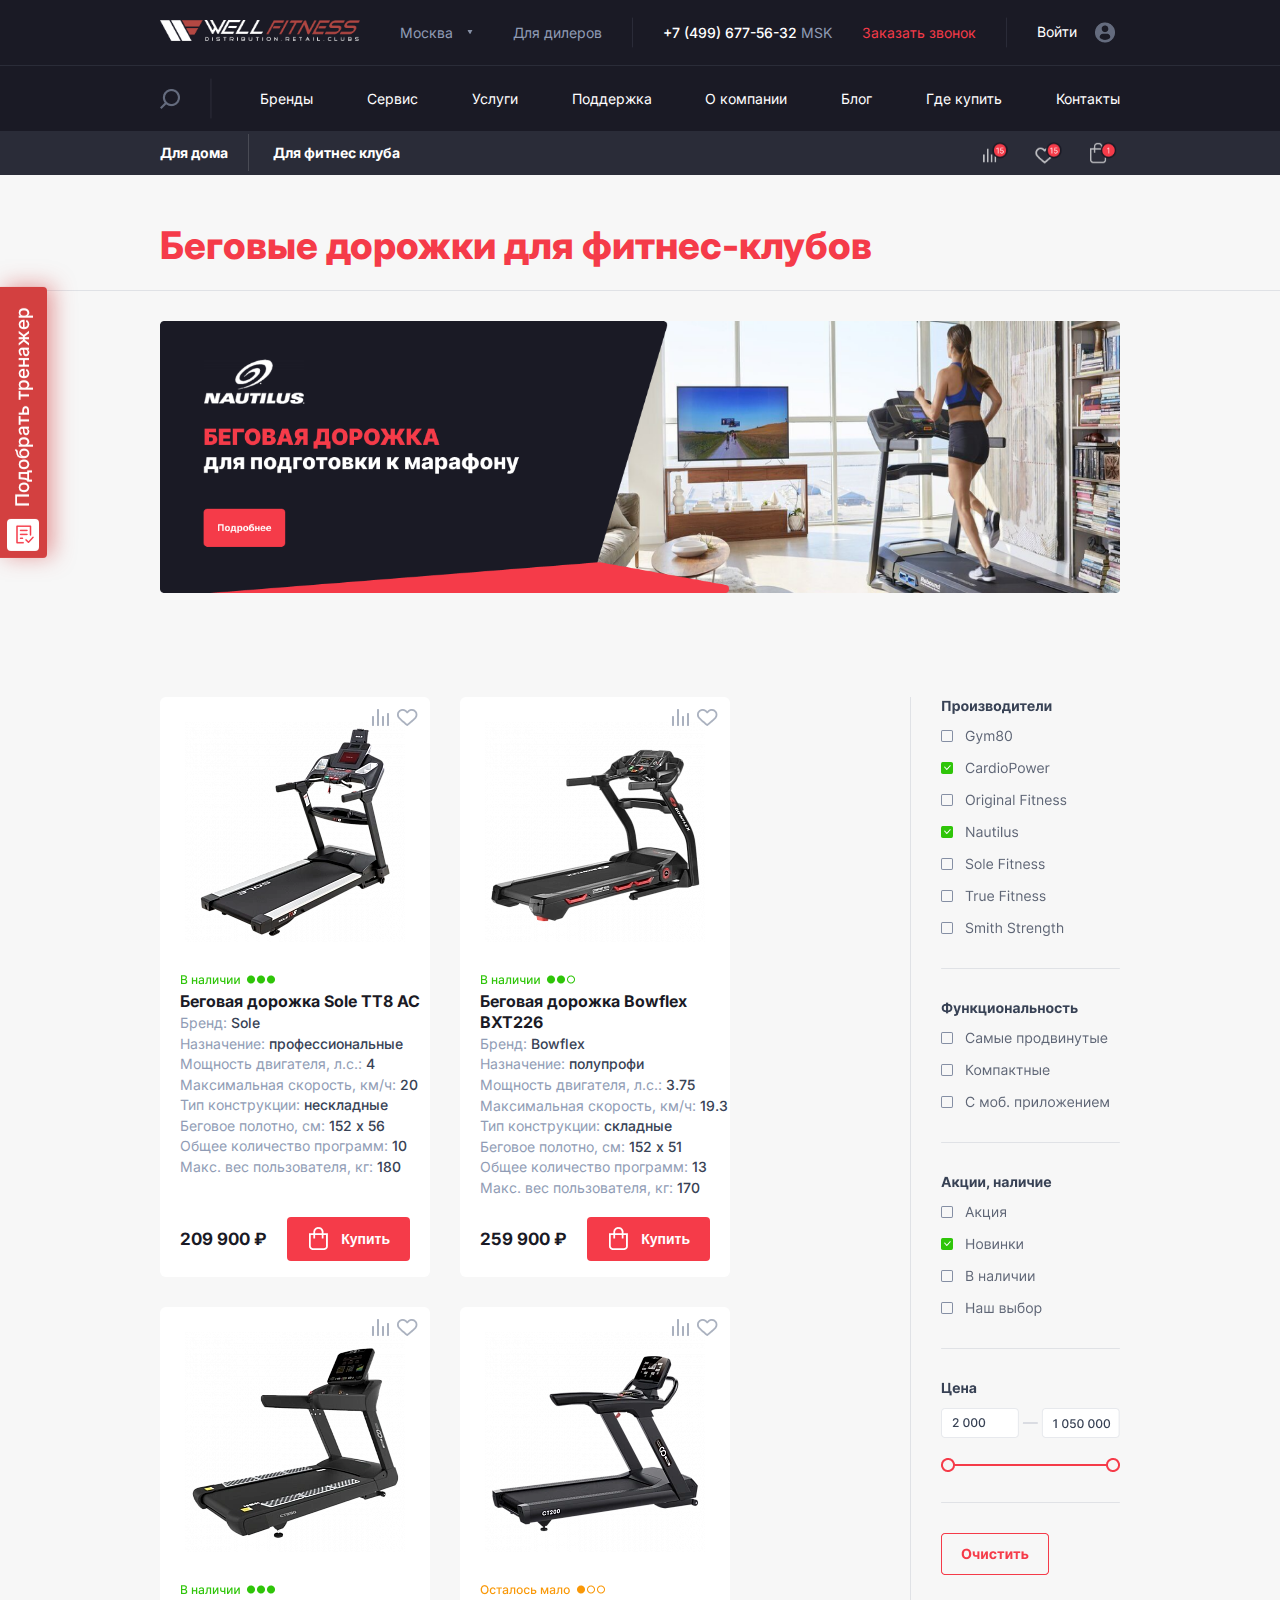
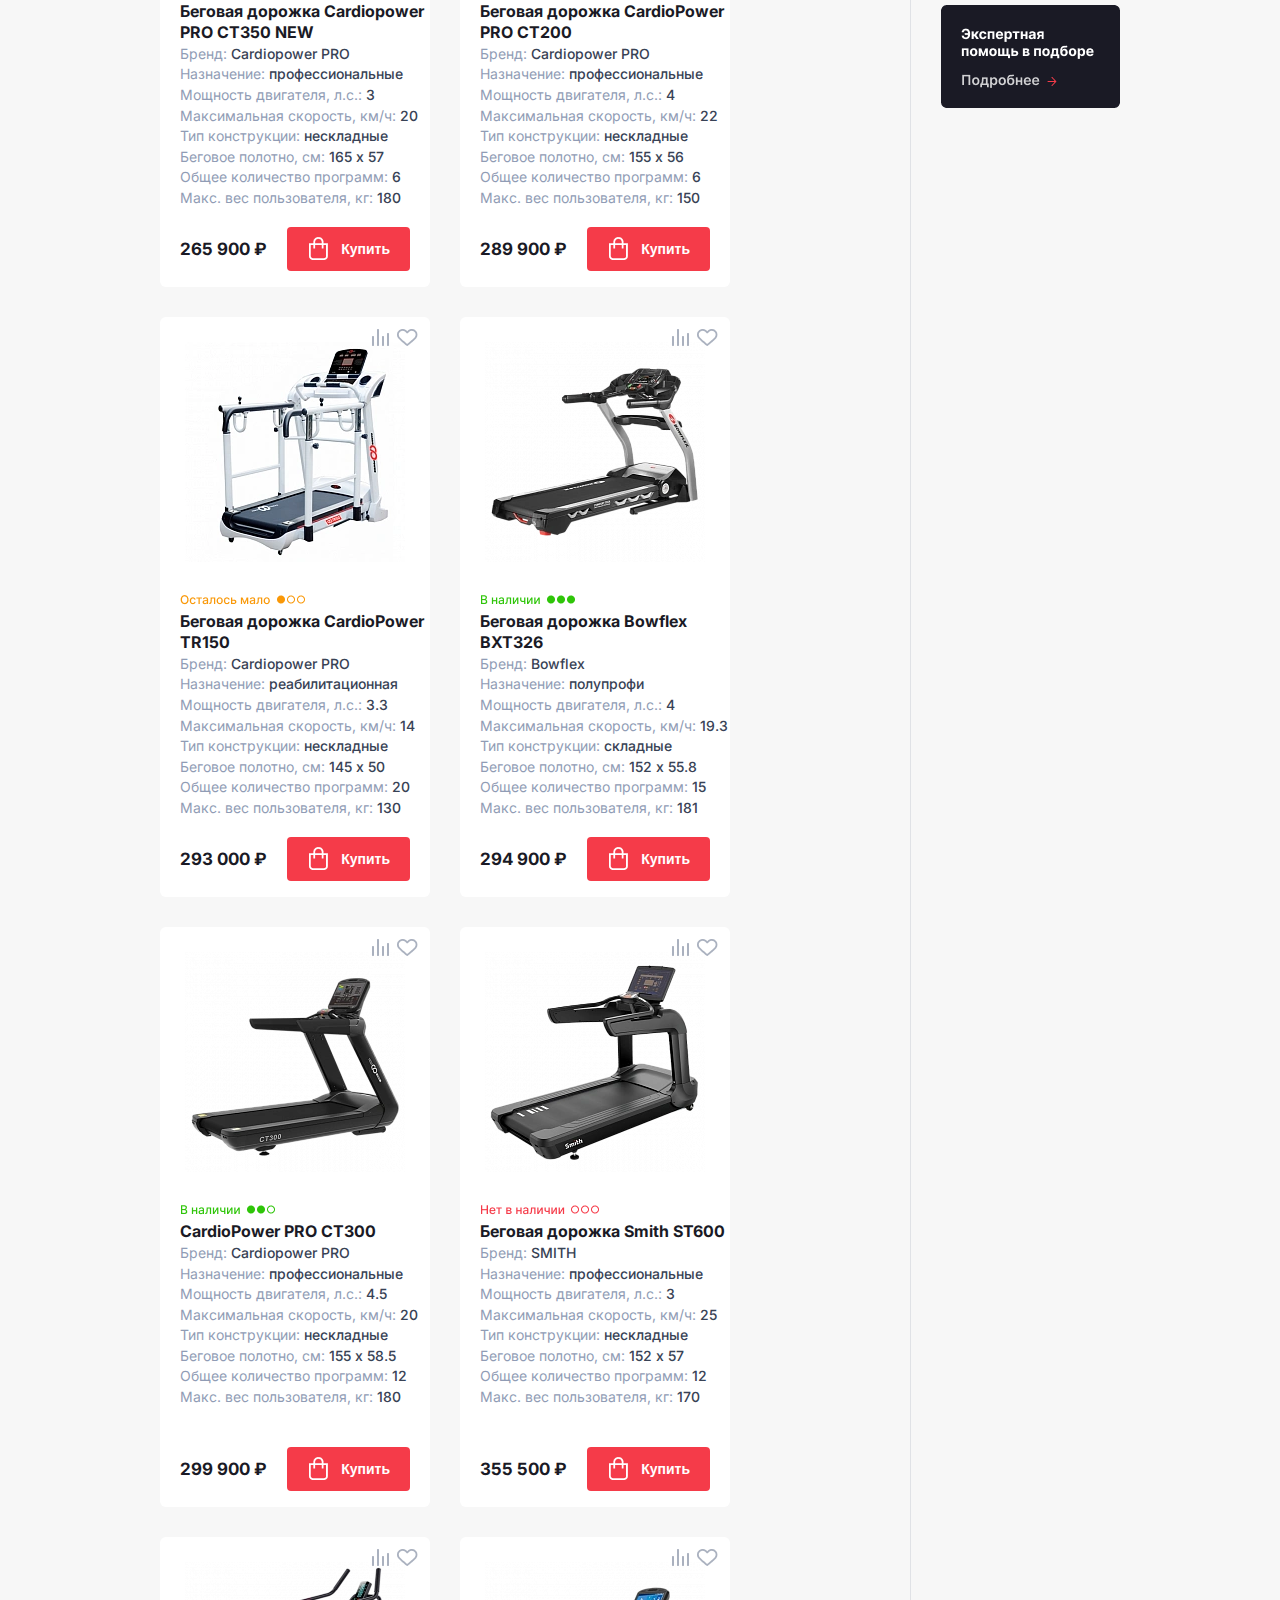
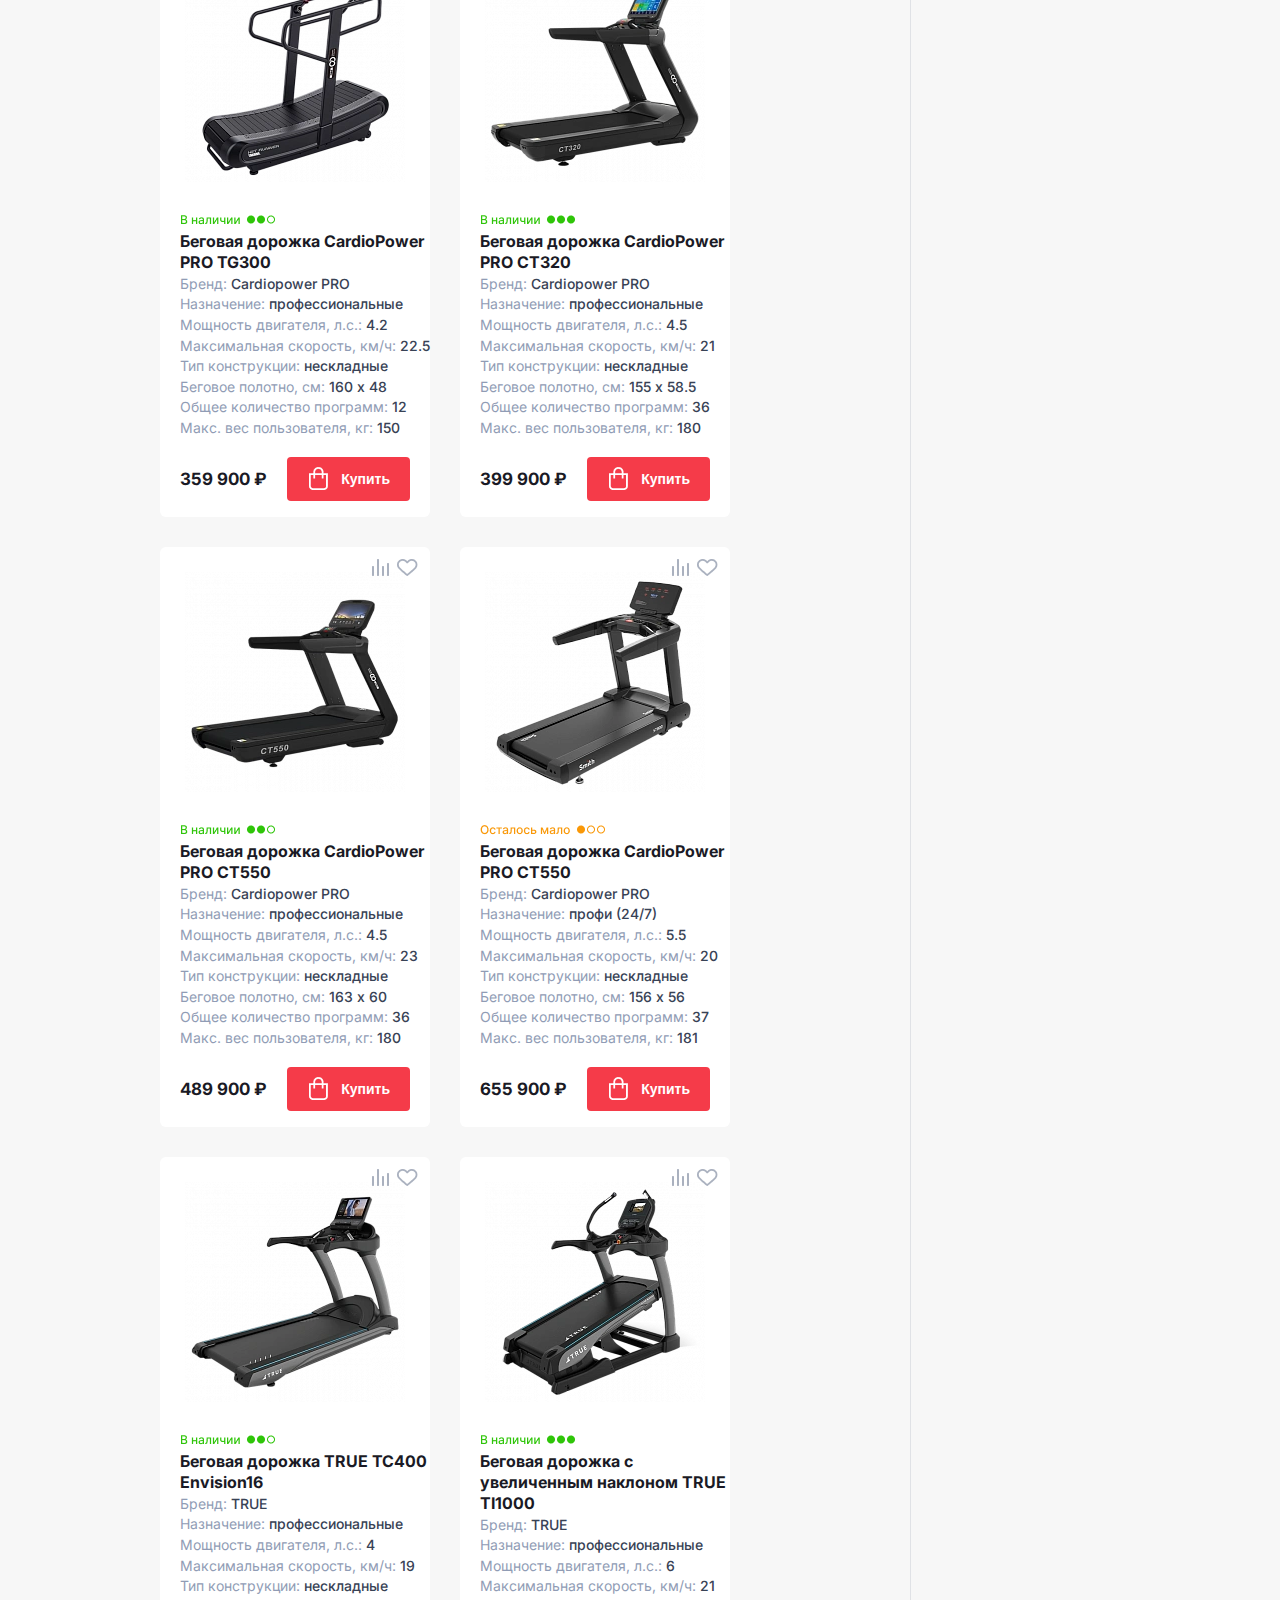
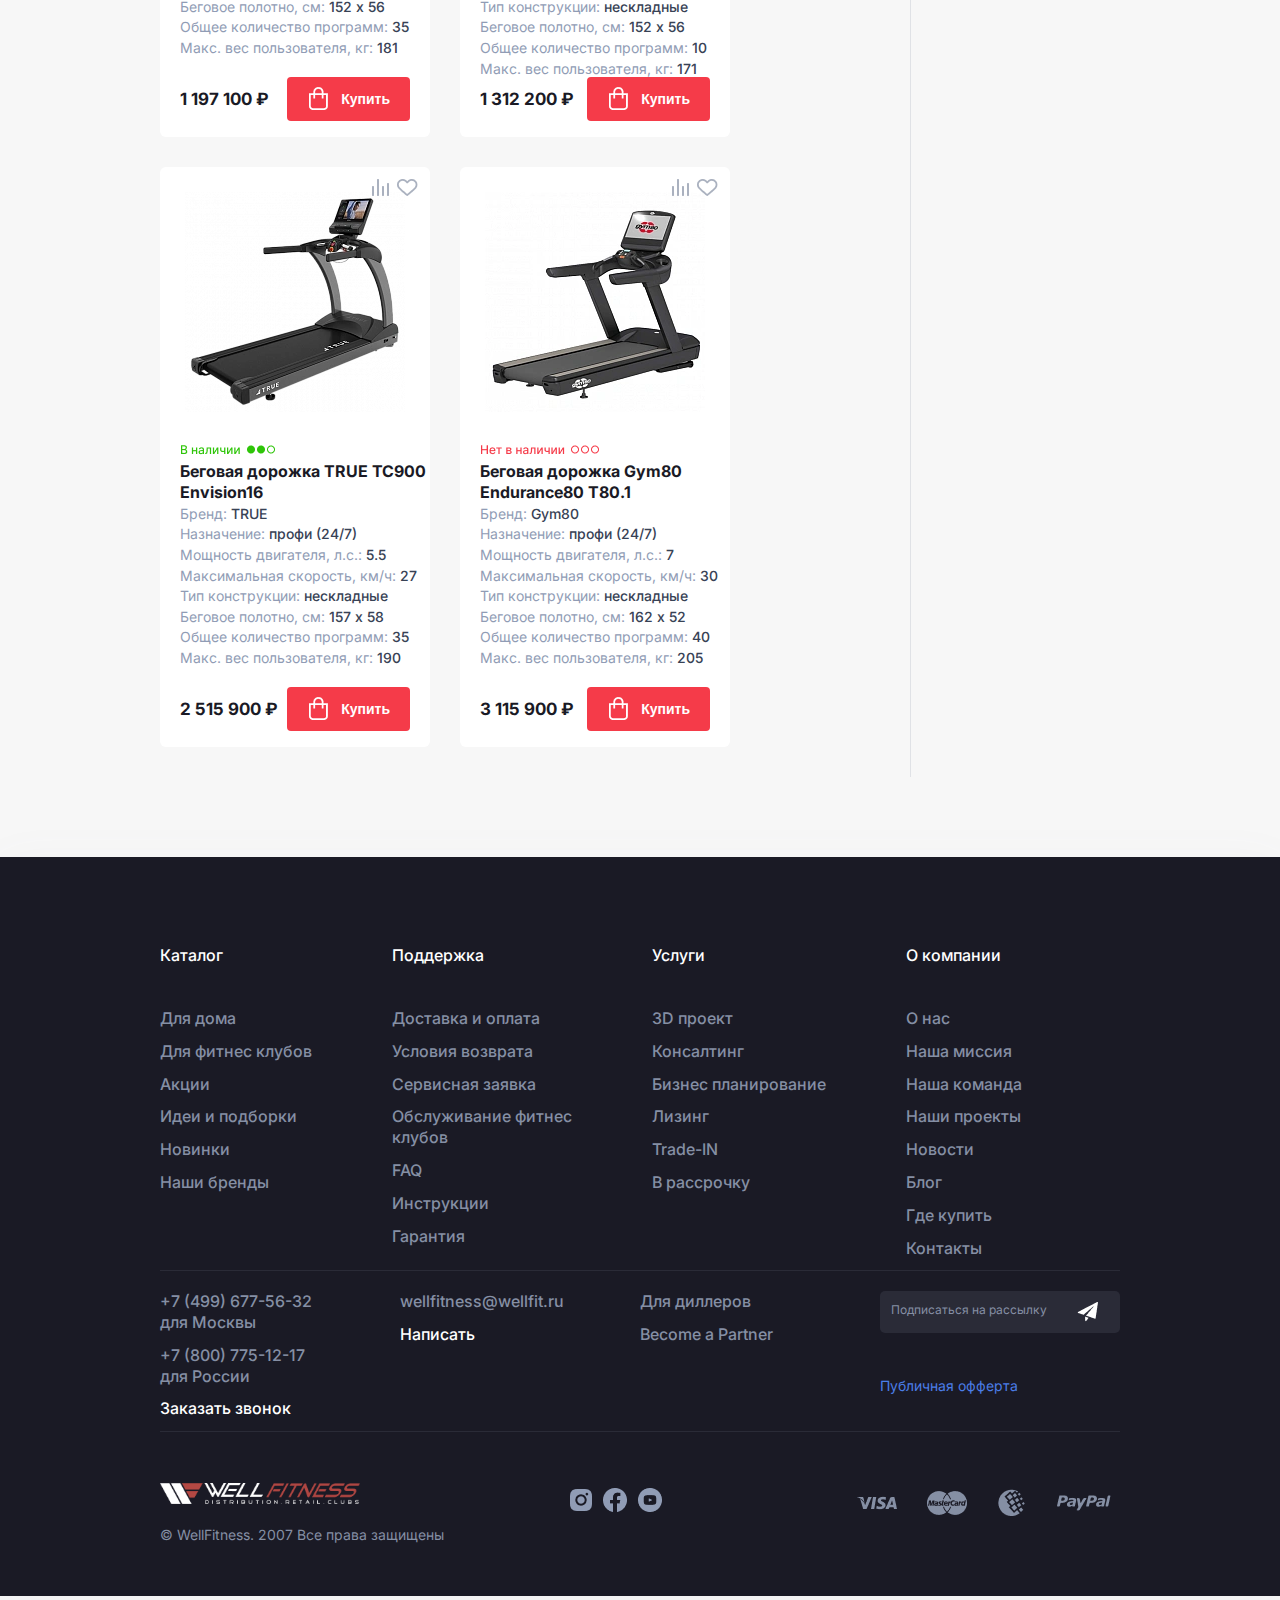
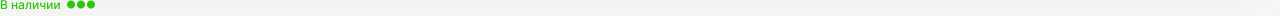
<file: CatalogFor.html>
<!DOCTYPE html>
<html lang="en">
  <head>
    <meta charset="UTF-8" />
    <meta name="viewport" content="width=, initial-scale=1.0" />
    <title>CatalogFor/</title>
    <link rel="preconnect" href="https://fonts.googleapis.com" />
    <link rel="preconnect" href="https://fonts.gstatic.com" crossorigin />
    <link
      href="https://fonts.googleapis.com/css2?family=Inter:wght@400;500;600;700;800;900&display=swap"
      rel="stylesheet"
    />
    <link rel="stylesheet" href="css/style.css" />
  </head>
  <body>
    <header>
      <div class="header1">
        <div class="container">
          <div class="header1-content">
            <a href="index.html"
              ><img class="main_logo" src="img/logo.png" alt="logotype"
            /></a>
            <div class="MenuLevel1">
              <div>
                <a href="#"
                  >Москва
                  <img class="moskva_img" src="img/Polygon 1.png" alt="strelka"
                /></a>
                <div class="MenuLevel2">
                  <div><a href="#">Санкт-Петербург</a></div>
                  <div><a href="#">Краснодар</a></div>
                  <div><a href="#">Казань</a></div>
                  <div><a href="#">Нижний Новгород</a></div>
                  <div><a href="#">Екатеринбург</a></div>
                  <div><a href="#">Челябинск</a></div>
                </div>
              </div>
            </div>
            <a href="#" class="for_dillers">Для дилеров</a>
            <a href="#" class="header_BTN1">Become a Partner</a>
            <img src="img/line.png" alt="line" class="header_line h_line1" />
            <a class="header_phone" href="+74996775632"
              >+7 (499) 677-56-32<span>MSK</span></a
            >
            <a href="#" class="header_call">Заказать звонок</a>
            <div class="burger">
              <a href="#" id="open"><img src="img/burger.png" alt="" /></a>
              <a href="#" id="close"><img src="img/burger 2.png" alt="" /></a>
            </div>
            <ul id="menu">
              <li><a href="">Бренды</a></li>
              <li><a href="">Сервис</a></li>
              <li><a href="Project.html">Услуги</a></li>
              <li><a href="">Поддержка</a></li>
              <li><a href="AboutUs.html">О компании</a></li>
              <li><a href="">Блог</a></li>
              <li><a href="">Где купить</a></li>
              <li><a href="">Контакты</a></li>
              <li>
                <a class="header_phone1" href="+74996775632"
                  >+7 (499) 677-56-32<span>MSK</span></a
                >
              </li>
              <li><a href="#" class="header_call1">Заказать звонок</a></li>
            </ul>
            <img src="img/line.png" alt="line" class="header_line" />

            <a href="#" class="login_href"
              >Войти <img class="voyti_img" src="img/Vhod.png" alt="Voyti" />
            </a>
          </div>
        </div>
      </div>
      <div class="header2">
        <div class="container">
          <div class="header2-content">
            <a href="#" class="header_BTN2">
              <img src="img/menu.png" alt="menu" class="btn2_img" />
              Каталог</a
            >
            <img src="img/Serch.png" alt="serch" class="header_serch" />
            <img src="img/line-big.png" alt="line" class="header_line-big" />
            <ul class="header_nav">
              <li><a href="">Бренды</a></li>
              <li><a href="">Сервис</a></li>
              <li><a href="Project.html">Услуги</a></li>
              <li><a href="">Поддержка</a></li>
              <li><a href="AboutUs.html">О компании</a></li>
              <li><a href="">Блог</a></li>
              <li><a href="">Где купить</a></li>
              <li><a href="">Контакты</a></li>
            </ul>
            <img src="img/serd1.png" class="serd1" />
          </div>
        </div>
      </div>
      <div class="header3">
        <div class="container">
          <div class="header3_content">
            <div>
              <a href="#">Для дома</a>
              <a href="#">Для фитнес клуба</a>
            </div>
            <div>
              <img src="img/serd1.png" class="serd2" />
              <img src="img/cart.png" class="cart1" />
            </div>
          </div>
        </div>
      </div>
      <a href="#" class="blik_button">
        <span><img src="img/banner/blic.svg" class="blik_button_svg" /></span>
        <span class="blik_button_text"> Подобрать тренажер</span>
      </a>
    </header>
    <section class="catalogFor">
      <div class="container">
        <h1>Беговые дорожки для фитнес-клубов</h1>
      </div>
      <hr noshade />
      <div class="container for_cont2">
        <a href="">
          <img src="img/CatalogFor-Pages/Banner_for.png" class="banner_for"
        /></a>
      </div>
      <div class="container">
        <div class="catalogFor_content">
          <div id="app"></div>
          <div class="filter">
            <img src="img/CatalogFor-Pages/filter.png" class="filter_for" />
          </div>
        </div>
      </div>
    </section>

    <footer class="foterCatalogFor">
      <div class="container">
        <div class="footer_up">
          <ul>
            <li><h5>Каталог</h5></li>
            <li><a href="">Для дома</a></li>
            <li><a href="">Для фитнес клубов</a></li>
            <li><a href="">Акции</a></li>
            <li><a href="">Идеи и подборки</a></li>
            <li><a href="">Новинки</a></li>
            <li><a href="">Наши бренды</a></li>
          </ul>
          <ul>
            <li><h5>Поддержка</h5></li>
            <li><a href="">Доставка и оплата</a></li>
            <li><a href="">Условия возврата</a></li>
            <li><a href="">Сервисная заявка</a></li>
            <li>
              <a href=""
                >Обслуживание фитнес<br />
                клубов</a
              >
            </li>
            <li><a href="">FAQ</a></li>
            <li><a href="">Инструкции</a></li>
            <li><a href="">Гарантия</a></li>
          </ul>
          <ul>
            <li><h5>Услуги</h5></li>
            <li><a href="Project.html">3D проект</a></li>
            <li><a href="">Консалтинг</a></li>
            <li><a href="">Бизнес планирование </a></li>
            <li><a href="">Лизинг</a></li>
            <li><a href="">Trade-IN</a></li>
            <li><a href="">В рассрочку</a></li>
          </ul>
          <ul>
            <li><h5>О компании</h5></li>
            <li><a href="AboutUs.html">О нас</a></li>
            <li><a href="">Наша миссия </a></li>
            <li><a href="">Наша команда </a></li>
            <li><a href="Project.html">Наши проекты</a></li>
            <li><a href="">Новости</a></li>
            <li><a href="">Блог</a></li>
            <li><a href="">Где купить</a></li>
            <li><a href="">Контакты</a></li>
          </ul>
          <ul class="footer_up_right">
            <li>
              <a class="footer_up_btn">
                Подписаться на рассылку<img
                  src="img/Footer/rassylka.png"
                  alt=""
                />
              </a>
            </li>
            <li>
              <a href="tel:+74996775632" class="footer_phone"
                >+7 (499) 677-56-32 для Москвы
              </a>
            </li>
            <li>
              <a href="tel:+78007751217" class="footer_phone"
                >+7 (800) 775-12-17 для России</a
              >
            </li>
            <li>
              <a href="#"><span>Заказать звонок</span></a>
            </li>
            <li class="footer_mail"><a href="#">wellfitness@wellfit.ru</a></li>
            <li>
              <a href="#"><span>Написать</span></a>
            </li>
            <li class="politic_up">
              <a href="#">Политика конфиденциальности</a>
            </li>
            <li class="politic_down"><a href="#">Публичная офферта</a></li>
          </ul>
        </div>
        <ul class="footer_up_right2">
          <li>
            <a href="tel:+74996775632"
              >+7 (499) 677-56-32 <br class="phone_br" />
              для Москвы
            </a>
            <br />
            <a href="tel:+78007751217"
              >+7 (800) 775-12-17 <br class="phone_br" />
              для России</a
            >
            <br />
            <a href="#"><span>Заказать звонок</span></a>
          </li>

          <li>
            <a href="#">wellfitness@wellfit.ru</a> <br />
            <a href="#"><span>Написать</span></a>
          </li>
          <li>
            <a href="#">Для диллеров</a> <br />
            <a href="#">Become a Partner</a>
          </li>

          <li>
            <a class="footer_up_btn">
              Подписаться на рассылку<img src="img/Footer/rassylka.png" />
            </a>

            <a href="#" class="oferta22">Публичная офферта</a>
          </li>
        </ul>
        <div class="footer_down">
          <div class="logo_div">
            <a href="index.html"
              ><img src="img/logo.png" class="footer_logo"
            /></a>
            <p>© WellFitness. 2007 Все права защищены</p>
          </div>
          <div class="social">
            <a href=""><img src="img/Footer/insta.png" alt="insta" /></a>
            <a href=""><img src="img/Footer/fasebook.png" alt="face" /></a>
            <a href=""><img src="img/Footer/youtube.png" alt="youtube" /></a>
          </div>
          <div class="footer_down_btns">
            <a href="#" class="header_BTN1 foot_btn1">Become a Partner</a>
            <a href="#" class="foot_btn2">Для дилеров</a>
          </div>
          <div class="pay_system">
            <img src="img/Footer/pay_system.png" alt="master" />
          </div>
          <div class="logo2_div">
            <a href="index.html"
              ><img src="img/logo.png" class="footer_logo"
            /></a>
            <p>© WellFitness. 2007 Все права защищены</p>
          </div>
        </div>
      </div>
    </footer>
    <img src="img/CatalogFor-Pages/Vnalich_3.png" alt="" />
    <script src="owl/jquery.js"></script>
    <script src="script/catalogFor.js"></script>
    <script src="js/script.js"></script>
  </body>
</html>
</file>
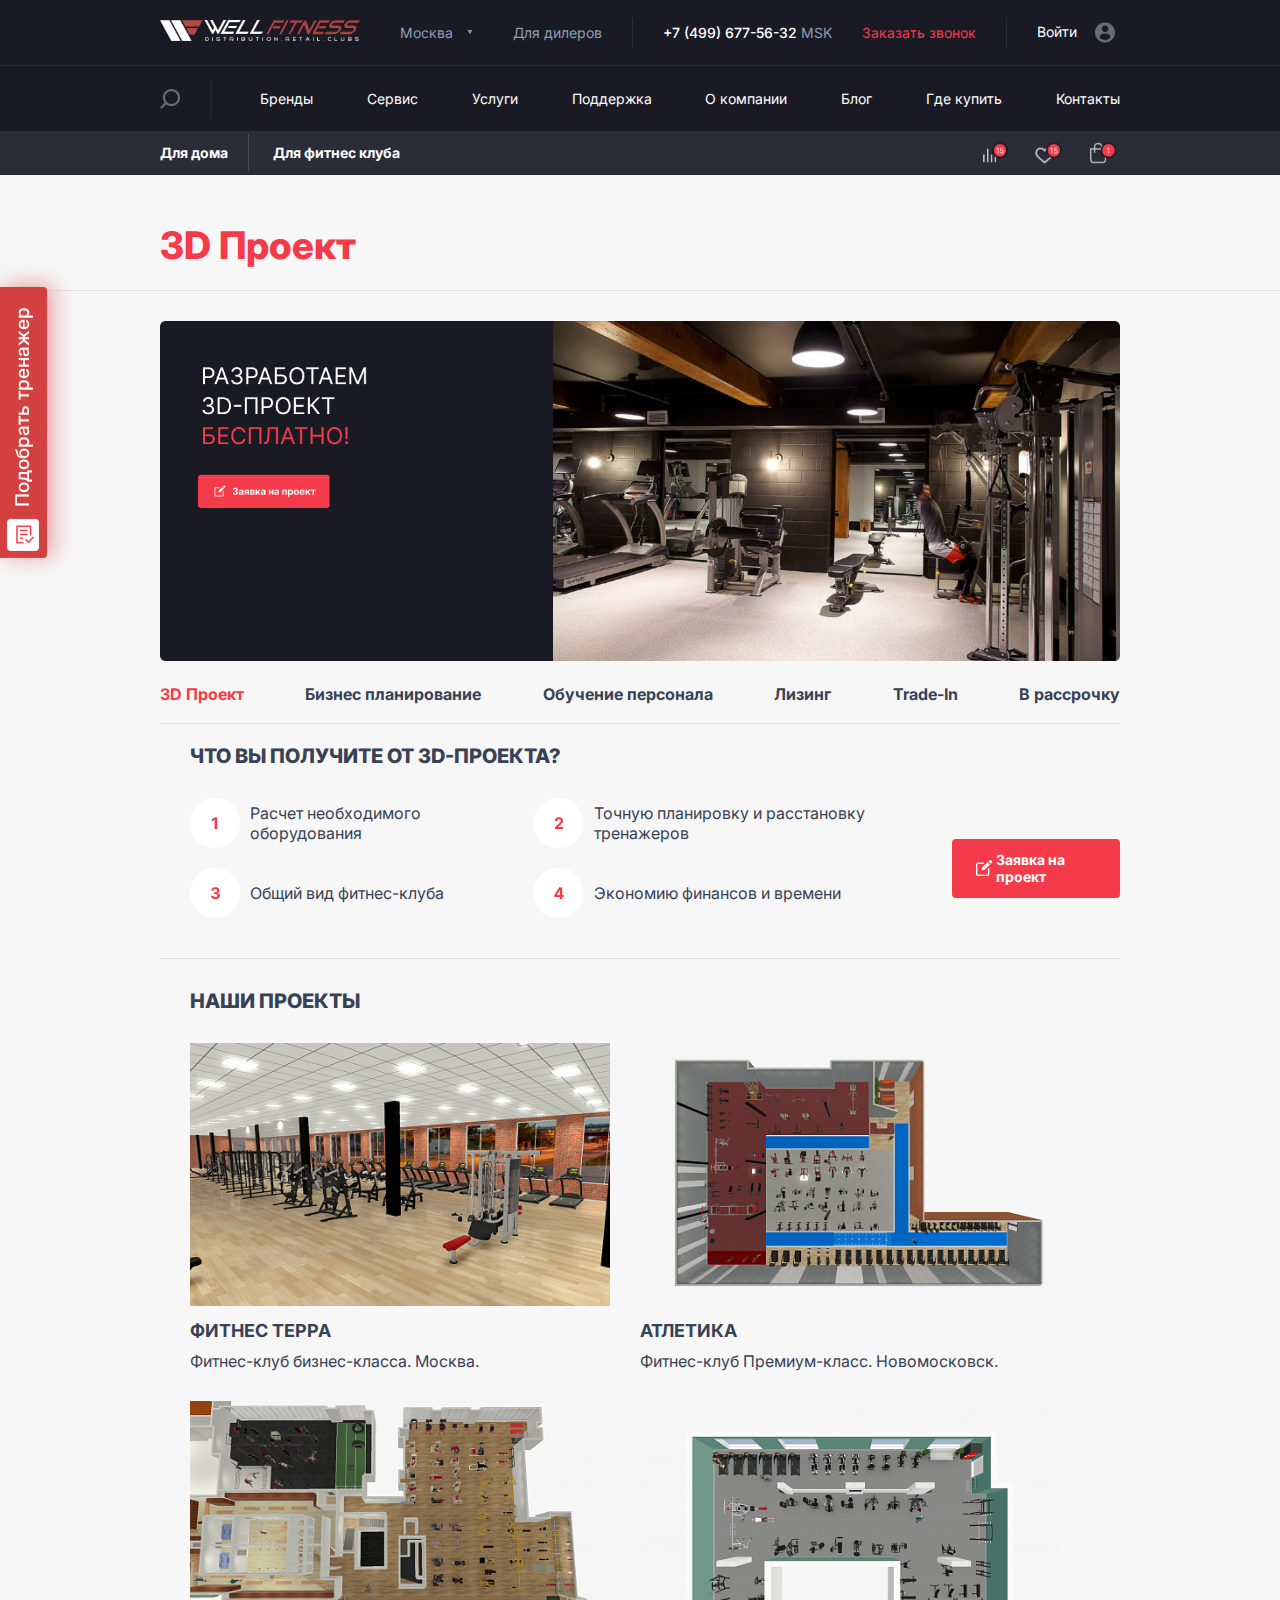
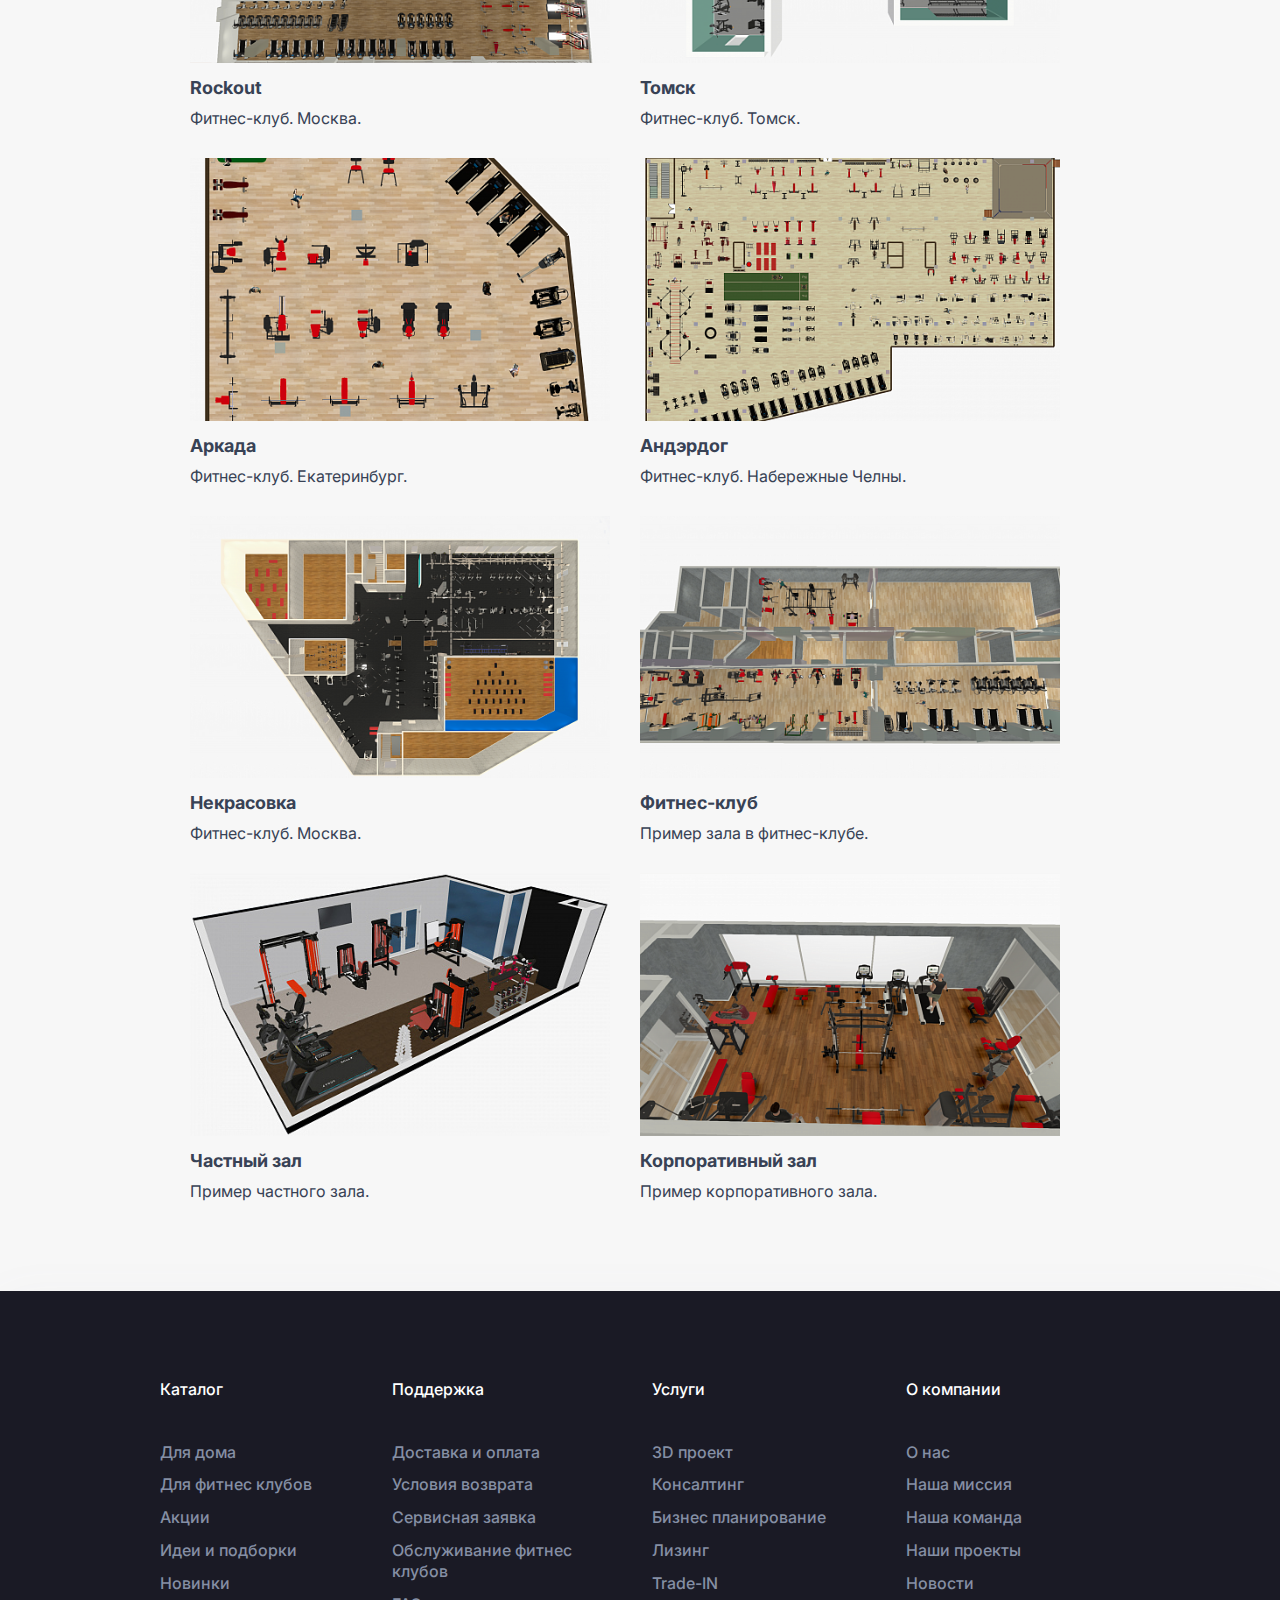
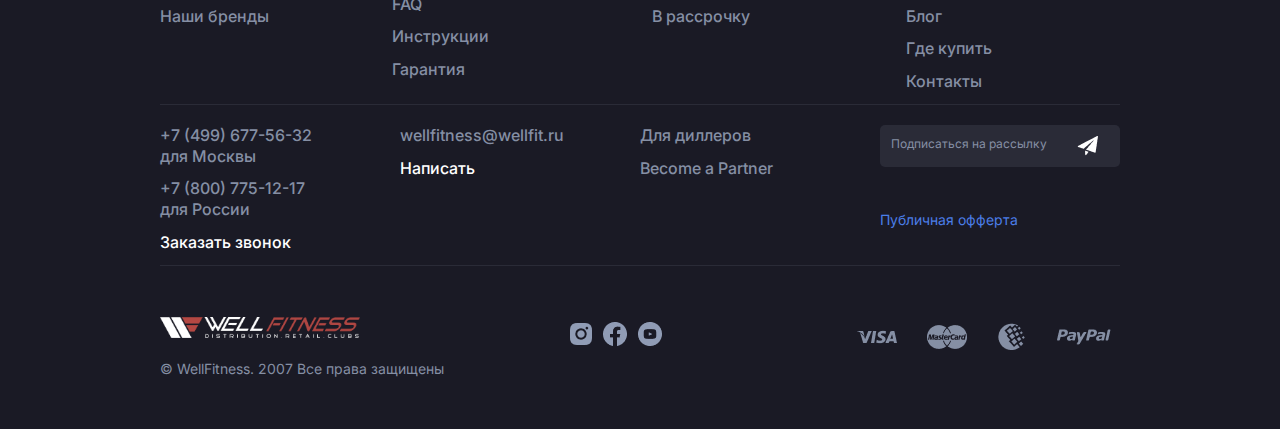
<file: Project.html>
<!DOCTYPE html>
<html lang="en">
  <head>
    <meta charset="UTF-8" />
    <meta name="viewport" content="width=, initial-scale=1.0" />
    <title>Project/</title>
    <link rel="preconnect" href="https://fonts.googleapis.com" />
    <link rel="preconnect" href="https://fonts.gstatic.com" crossorigin />
    <link
      href="https://fonts.googleapis.com/css2?family=Inter:wght@400;500;600;700;800;900&display=swap"
      rel="stylesheet"
    />
    <link rel="stylesheet" href="css/style.css" />
  </head>
  <body>
    <header>
      <div class="header1">
        <div class="container">
          <div class="header1-content">
            <a href="index.html"
              ><img class="main_logo" src="img/logo.png" alt="logotype"
            /></a>
            <div class="MenuLevel1">
              <div>
                <a href="#"
                  >Москва
                  <img class="moskva_img" src="img/Polygon 1.png" alt="strelka"
                /></a>
                <div class="MenuLevel2">
                  <div><a href="#">Санкт-Петербург</a></div>
                  <div><a href="#">Краснодар</a></div>
                  <div><a href="#">Казань</a></div>
                  <div><a href="#">Нижний Новгород</a></div>
                  <div><a href="#">Екатеринбург</a></div>
                  <div><a href="#">Челябинск</a></div>
                </div>
              </div>
            </div>
            <a href="#" class="for_dillers">Для дилеров</a>
            <a href="#" class="header_BTN1">Become a Partner</a>
            <img src="img/line.png" alt="line" class="header_line h_line1" />
            <a class="header_phone" href="+74996775632"
              >+7 (499) 677-56-32<span>MSK</span></a
            >
            <a href="#" class="header_call">Заказать звонок</a>
            <div class="burger">
              <a href="#" id="open"><img src="img/burger.png" alt="" /></a>
              <a href="#" id="close"><img src="img/burger 2.png" alt="" /></a>
            </div>
            <ul id="menu">
              <li><a href="">Бренды</a></li>
              <li><a href="">Сервис</a></li>
              <li><a href="Project.html">Услуги</a></li>
              <li><a href="">Поддержка</a></li>
              <li><a href="AboutUs.html">О компании</a></li>
              <li><a href="">Блог</a></li>
              <li><a href="">Где купить</a></li>
              <li><a href="">Контакты</a></li>
              <li>
                <a class="header_phone1" href="+74996775632"
                  >+7 (499) 677-56-32<span>MSK</span></a
                >
              </li>
              <li><a href="#" class="header_call1">Заказать звонок</a></li>
            </ul>
            <img src="img/line.png" alt="line" class="header_line" />

            <a href="#" class="login_href"
              >Войти <img class="voyti_img" src="img/Vhod.png" alt="Voyti" />
            </a>
          </div>
        </div>
      </div>
      <div class="header2">
        <div class="container">
          <div class="header2-content">
            <a href="#" class="header_BTN2">
              <img src="img/menu.png" alt="menu" class="btn2_img" />
              Каталог</a
            >
            <img src="img/Serch.png" alt="serch" class="header_serch" />
            <img src="img/line-big.png" alt="line" class="header_line-big" />
            <ul class="header_nav">
              <li><a href="">Бренды</a></li>
              <li><a href="">Сервис</a></li>
              <li><a href="Project.html">Услуги</a></li>
              <li><a href="">Поддержка</a></li>
              <li><a href="AboutUs.html">О компании</a></li>
              <li><a href="">Блог</a></li>
              <li><a href="">Где купить</a></li>
              <li><a href="">Контакты</a></li>
            </ul>
            <img src="img/serd1.png" class="serd1" />
          </div>
        </div>
      </div>
      <div class="header3">
        <div class="container">
          <div class="header3_content">
            <div>
              <a href="#">Для дома</a>
              <a href="#">Для фитнес клуба</a>
            </div>
            <div>
              <img src="img/serd1.png" class="serd2" />
              <img src="img/cart.png" class="cart1" />
            </div>
          </div>
        </div>
      </div>
      <a href="#" class="blik_button">
        <span><img src="img/banner/blic.svg" class="blik_button_svg" /></span>
        <span class="blik_button_text"> Подобрать тренажер</span>
      </a>
    </header>
    <section class="project">
      <div class="container">
        <h1>3D Проект</h1>
      </div>
      <hr noshade />
      <div class="container">
        <div class="project_banner">
          <img src="img/project/pr_baner.png" class="pbimg" />
        </div>
        <ul class="au_menu au_menu2">
          <li><a href="">3D Проект </a></li>
          <li><a href="">Бизнес планирование </a></li>
          <li><a href="">Обучение персонала</a></li>
          <li><a href="">Лизинг</a></li>
          <li><a href="">Trade-In</a></li>
          <li><a href="">В рассрочку</a></li>
        </ul>
        <div class="au_includ">
          <ul class="au_menu">
            <li><a href="">3D Проект </a></li>
            <li><a href="">Бизнес планирование </a></li>
            <li><a href="">Обучение персонала</a></li>
            <li><a href="">Лизинг</a></li>
            <li><a href="">Trade-In</a></li>
            <li><a href="">В рассрочку</a></li>
          </ul>
          <div class="au_content">
            <div class="proj_header">
              <h3>ЧТО ВЫ ПОЛУЧИТЕ ОТ 3D-ПРОЕКТА?</h3>
              <div class="head_cont">
                <div>
                  <p>
                    <img src="img/project/icon1.png" alt="" />Расчет
                    необходимого оборудования
                  </p>
                  <p>
                    <img src="img/project/icon3.png" alt="" />Общий вид
                    фитнес-клуба
                  </p>
                </div>
                <div>
                  <p>
                    <img src="img/project/icon2.png" alt="" />Точную планировку
                    и расстановку тренажеров
                  </p>
                  <p>
                    <img src="img/project/icon4.png" alt="" />Экономию финансов
                    и времени
                  </p>
                </div>
                <div>
                  <a href="" class="ProjBTN"
                    ><img src="img/project/pen.png" alt="" /> Заявка на
                    проект</a
                  >
                </div>
              </div>
            </div>
            <div class="proj_img">
              <h3>НАШИ ПРОЕКТЫ</h3>
              <div class="nasi_project">
                <div>
                  <img src="img/project/zal1.png" alt="" />
                  <h4>ФИТНЕС ТЕРРА</h4>
                  <p>Фитнес-клуб бизнес-класса. Москва.</p>
                </div>
                <div>
                  <img src="img/project/zal2.png" alt="" />
                  <h4>АТЛЕТИКА</h4>
                  <p>Фитнес-клуб Премиум-класс. Новомосковск.</p>
                </div>
                <div>
                  <img src="img/project/zal3.png" alt="" />
                  <h4>Rockout</h4>
                  <p>Фитнес-клуб. Москва.</p>
                </div>
                <div>
                  <img src="img/project/zal4.png" alt="" />
                  <h4>Томск</h4>
                  <p>Фитнес-клуб. Томск.</p>
                </div>
                <div>
                  <img src="img/project/zal5.png" alt="" />
                  <h4>Аркада</h4>
                  <p>Фитнес-клуб. Екатеринбург.</p>
                </div>
                <div>
                  <img src="img/project/zal6.png" alt="" />
                  <h4>Андэрдог</h4>
                  <p>Фитнес-клуб. Набережные Челны.</p>
                </div>
                <div>
                  <img src="img/project/zal7.png" alt="" />
                  <h4>Некрасовка</h4>
                  <p>Фитнес-клуб. Москва.</p>
                </div>
                <div>
                  <img src="img/project/zal8.png" alt="" />
                  <h4>Фитнес-клуб</h4>
                  <p>Пример зала в фитнес-клубе.</p>
                </div>
                <div>
                  <img src="img/project/zal9.jpg" alt="" />
                  <h4>Частный зал</h4>
                  <p>Пример частного зала.</p>
                </div>
                <div>
                  <img src="img/project/zal10.png" alt="" />
                  <h4>Корпоративный зал</h4>
                  <p>Пример корпоративного зала.</p>
                </div>
              </div>
            </div>
          </div>
        </div>
      </div>
    </section>
    <footer class="project_footer">
      <div class="container">
        <div class="footer_up">
          <ul>
            <li><h5>Каталог</h5></li>
            <li><a href="">Для дома</a></li>
            <li><a href="">Для фитнес клубов</a></li>
            <li><a href="">Акции</a></li>
            <li><a href="">Идеи и подборки</a></li>
            <li><a href="">Новинки</a></li>
            <li><a href="">Наши бренды</a></li>
          </ul>
          <ul>
            <li><h5>Поддержка</h5></li>
            <li><a href="">Доставка и оплата</a></li>
            <li><a href="">Условия возврата</a></li>
            <li><a href="">Сервисная заявка</a></li>
            <li>
              <a href=""
                >Обслуживание фитнес<br />
                клубов</a
              >
            </li>
            <li><a href="">FAQ</a></li>
            <li><a href="">Инструкции</a></li>
            <li><a href="">Гарантия</a></li>
          </ul>
          <ul>
            <li><h5>Услуги</h5></li>
            <li><a href="">3D проект</a></li>
            <li><a href="">Консалтинг</a></li>
            <li><a href="">Бизнес планирование </a></li>
            <li><a href="">Лизинг</a></li>
            <li><a href="">Trade-IN</a></li>
            <li><a href="">В рассрочку</a></li>
          </ul>
          <ul>
            <li><h5>О компании</h5></li>
            <li><a href="AboutUs.html">О нас</a></li>
            <li><a href="">Наша миссия </a></li>
            <li><a href="">Наша команда </a></li>
            <li><a href="">Наши проекты</a></li>
            <li><a href="">Новости</a></li>
            <li><a href="">Блог</a></li>
            <li><a href="">Где купить</a></li>
            <li><a href="">Контакты</a></li>
          </ul>
          <ul class="footer_up_right">
            <li>
              <a class="footer_up_btn">
                Подписаться на рассылку<img
                  src="img/Footer/rassylka.png"
                  alt=""
                />
              </a>
            </li>
            <li>
              <a href="tel:+74996775632" class="footer_phone"
                >+7 (499) 677-56-32 для Москвы
              </a>
            </li>
            <li>
              <a href="tel:+78007751217" class="footer_phone"
                >+7 (800) 775-12-17 для России</a
              >
            </li>
            <li>
              <a href="#"><span>Заказать звонок</span></a>
            </li>
            <li class="footer_mail"><a href="#">wellfitness@wellfit.ru</a></li>
            <li>
              <a href="#"><span>Написать</span></a>
            </li>
            <li class="politic_up">
              <a href="#">Политика конфиденциальности</a>
            </li>
            <li class="politic_down"><a href="#">Публичная офферта</a></li>
          </ul>
        </div>
        <ul class="footer_up_right2">
          <li>
            <a href="tel:+74996775632"
              >+7 (499) 677-56-32 <br class="phone_br" />
              для Москвы
            </a>
            <br />
            <a href="tel:+78007751217"
              >+7 (800) 775-12-17 <br class="phone_br" />
              для России</a
            >
            <br />
            <a href="#"><span>Заказать звонок</span></a>
          </li>

          <li>
            <a href="#">wellfitness@wellfit.ru</a> <br />
            <a href="#"><span>Написать</span></a>
          </li>
          <li>
            <a href="#">Для диллеров</a> <br />
            <a href="#">Become a Partner</a>
          </li>

          <li>
            <a class="footer_up_btn">
              Подписаться на рассылку<img src="img/Footer/rassylka.png" />
            </a>

            <a href="#" class="oferta22">Публичная офферта</a>
          </li>
        </ul>
        <div class="footer_down">
          <div class="logo_div">
            <a href="index.html"
              ><img src="img/logo.png" class="footer_logo"
            /></a>
            <p>© WellFitness. 2007 Все права защищены</p>
          </div>
          <div class="social">
            <a href=""><img src="img/Footer/insta.png" alt="insta" /></a>
            <a href=""><img src="img/Footer/fasebook.png" alt="face" /></a>
            <a href=""><img src="img/Footer/youtube.png" alt="youtube" /></a>
          </div>
          <div class="footer_down_btns">
            <a href="#" class="header_BTN1 foot_btn1">Become a Partner</a>
            <a href="#" class="foot_btn2">Для дилеров</a>
          </div>
          <div class="pay_system">
            <img src="img/Footer/pay_system.png" alt="master" />
          </div>
          <div class="logo2_div">
            <a href="index.html"
              ><img src="img/logo.png" class="footer_logo"
            /></a>
            <p>© WellFitness. 2007 Все права защищены</p>
          </div>
        </div>
      </div>
    </footer>
    <script src="owl/jquery.js"></script>
    <script src="js/script.js"></script>
  </body>
</html>
</file>
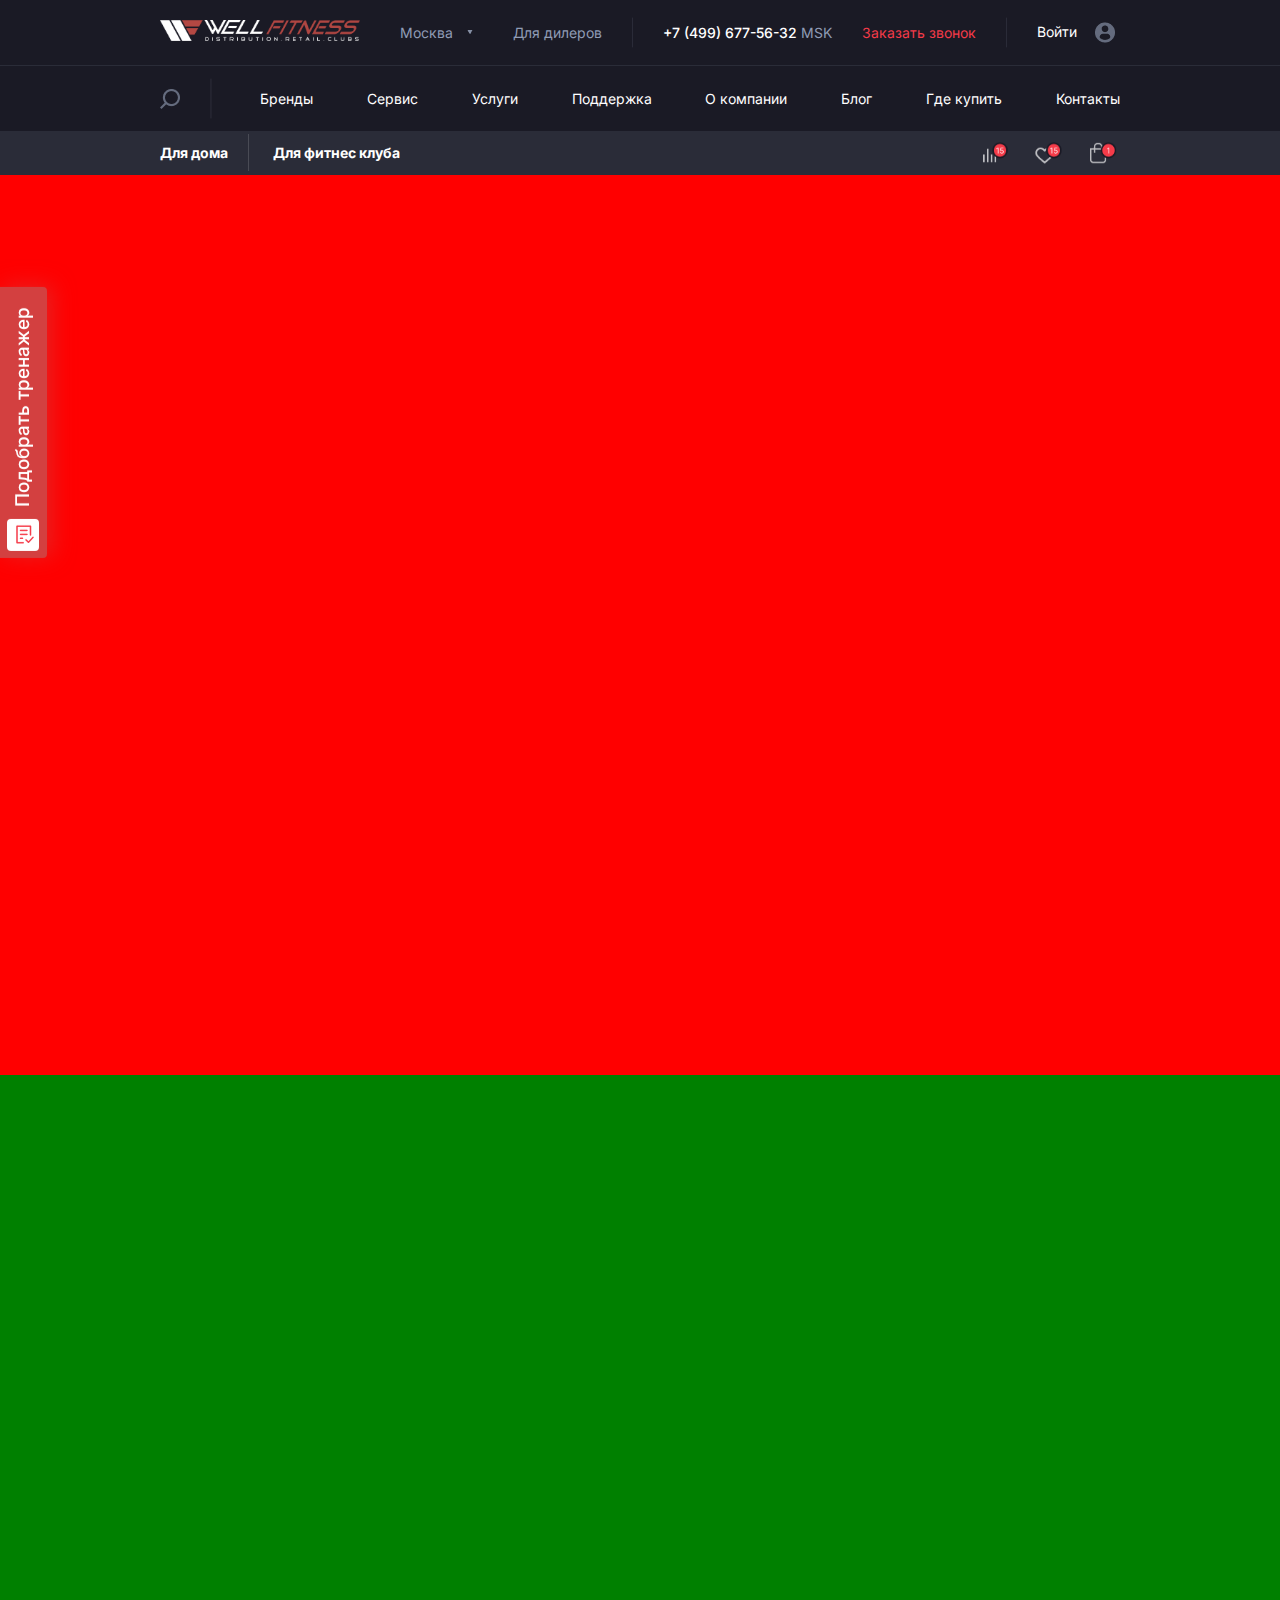
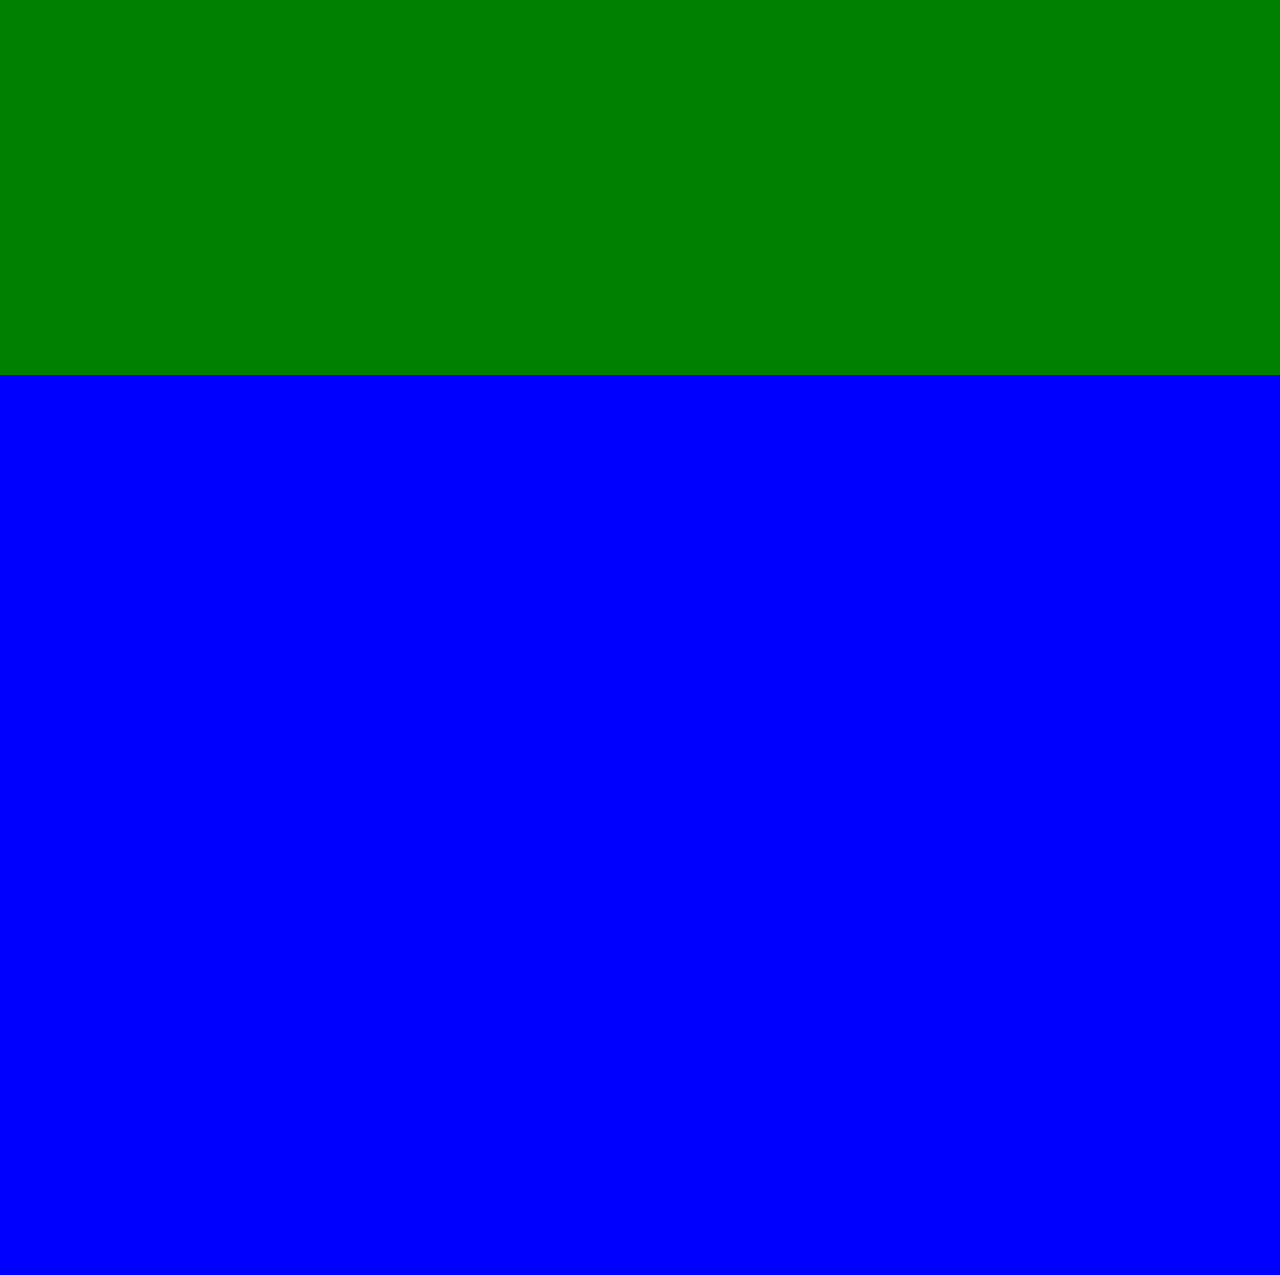
<file: Test.html>
<!DOCTYPE html>
<html lang="en">
  <head>
    <meta charset="UTF-8" />
    <meta name="viewport" content="width=, initial-scale=1.0" />
    <title>Project/</title>
    <link rel="preconnect" href="https://fonts.googleapis.com" />
    <link rel="preconnect" href="https://fonts.gstatic.com" crossorigin />
    <link
      href="https://fonts.googleapis.com/css2?family=Inter:wght@400;500;600;700;800;900&display=swap"
      rel="stylesheet"
    />
    <link rel="stylesheet" href="css/style.css" />
    <link rel="stylesheet" href="css/test.css" />
  </head>
  <body>
    <header>
      <div class="header1">
        <div class="container">
          <div class="header1-content">
            <a href="index.html"
              ><img class="main_logo" src="img/logo.png" alt="logotype"
            /></a>
            <div class="MenuLevel1">
              <div>
                <a href="#"
                  >Москва
                  <img class="moskva_img" src="img/Polygon 1.png" alt="strelka"
                /></a>
                <div class="MenuLevel2">
                  <div><a href="#">Санкт-Петербург</a></div>
                  <div><a href="#">Краснодар</a></div>
                  <div><a href="#">Казань</a></div>
                  <div><a href="#">Нижний Новгород</a></div>
                  <div><a href="#">Екатеринбург</a></div>
                  <div><a href="#">Челябинск</a></div>
                </div>
              </div>
            </div>
            <a href="#" class="for_dillers">Для дилеров</a>
            <a href="#" class="header_BTN1">Become a Partner</a>
            <img src="img/line.png" alt="line" class="header_line h_line1" />
            <a class="header_phone" href="+74996775632"
              >+7 (499) 677-56-32<span>MSK</span></a
            >
            <a href="#" class="header_call">Заказать звонок</a>
            <div class="burger">
              <a href="#" id="open"><img src="img/burger.png" alt="" /></a>
              <a href="#" id="close"><img src="img/burger 2.png" alt="" /></a>
            </div>
            <ul id="menu">
              <li><a href="">Бренды</a></li>
              <li><a href="">Сервис</a></li>
              <li><a href="">Услуги</a></li>
              <li><a href="">Поддержка</a></li>
              <li><a href="AboutUs.html">О компании</a></li>
              <li><a href="">Блог</a></li>
              <li><a href="">Где купить</a></li>
              <li><a href="">Контакты</a></li>
            </ul>
            <img src="img/line.png" alt="line" class="header_line" />

            <a href="#" class="login_href"
              >Войти <img class="voyti_img" src="img/Vhod.png" alt="Voyti" />
            </a>
          </div>
        </div>
      </div>
      <div class="header2">
        <div class="container">
          <div class="header2-content">
            <a href="#" class="header_BTN2">
              <img src="img/menu.png" alt="menu" class="btn2_img" />
              Каталог</a
            >
            <img src="img/Serch.png" alt="serch" class="header_serch" />
            <img src="img/line-big.png" alt="line" class="header_line-big" />
            <ul class="header_nav">
              <li><a href="">Бренды</a></li>
              <li><a href="">Сервис</a></li>
              <li><a href="">Услуги</a></li>
              <li><a href="">Поддержка</a></li>
              <li><a href="AboutUs.html">О компании</a></li>
              <li><a href="">Блог</a></li>
              <li><a href="">Где купить</a></li>
              <li><a href="">Контакты</a></li>
            </ul>
            <img src="img/serd1.png" class="serd1" />
          </div>
        </div>
      </div>
      <div class="header3">
        <div class="container">
          <div class="header3_content">
            <div>
              <a href="#">Для дома</a>
              <a href="#">Для фитнес клуба</a>
            </div>
            <div>
              <img src="img/serd1.png" class="serd2" />
              <img src="img/cart.png" class="cart1" />
            </div>
          </div>
        </div>
      </div>
      <a href="#" class="blik_button">
        <span><img src="img/banner/blic.svg" class="blik_button_svg" /></span>
        <span class="blik_button_text"> Подобрать тренажер</span>
      </a>
    </header>

    <div id="one" class="block"></div>
    <div id="two" class="block"></div>
    <div id="three" class="block"></div>

    <script
      src="https://code.jquery.com/jquery-3.7.0.min.js"
      integrity="sha256-2Pmvv0kuTBOenSvLm6bvfBSSHrUJ+3A7x6P5Ebd07/g="
      crossorigin="anonymous"
    ></script>
    <script src="js/script.js"></script>
  </body>
</html>
</file>
<file: css/style.css>
@import url(general.css);
@import url(banner.css);
@import url(header.css);
@import url(catalog.css);
@import url(promotion.css);
@import url(brands.css);
@import url(about_company.css);
@import url(footer.css);
/* Page About As */
@import url(about_us.css);
/* Page catalog_for*/
@import url(catalog_for.css);
/* Page Product_card*/
@import url(product_card.css);
/* Page Project*/
@import url(projectPage.css);

/* adaptiv index */
@import url(maxWidth1430px.css);
@import url(maxWidth970px.css);
/* adaptiv pages */

@import url(PagesWidth1430px.css);
@import url(PagesWidth970px.css);
</file>
<file: css/test.css>
#open {
  user-select: none;
}
#close {
  user-select: none;
  display: none;
}
#menu {
  background-color: #2a2c38;
  width: 240px;
  height: 210px;
  color: #fff;
  position: absolute;
  top: 65px;
  z-index: 101;sds
  transition: 0.5s;
  transform: translateY(-275px);
  border-radius: 6px;
}
#menu li {
  margin-top: 5px;
  margin-left: 10px;
  color: #fff;
}
#menu li a {
  color: #fff;
}

.burger {
  position: relative;
}
.block {
  height: 100vh;
}
#one {
  background-color: red;
}
#two {
  background-color: green;
}
#three {
  background-color: blue;
}
</file>
